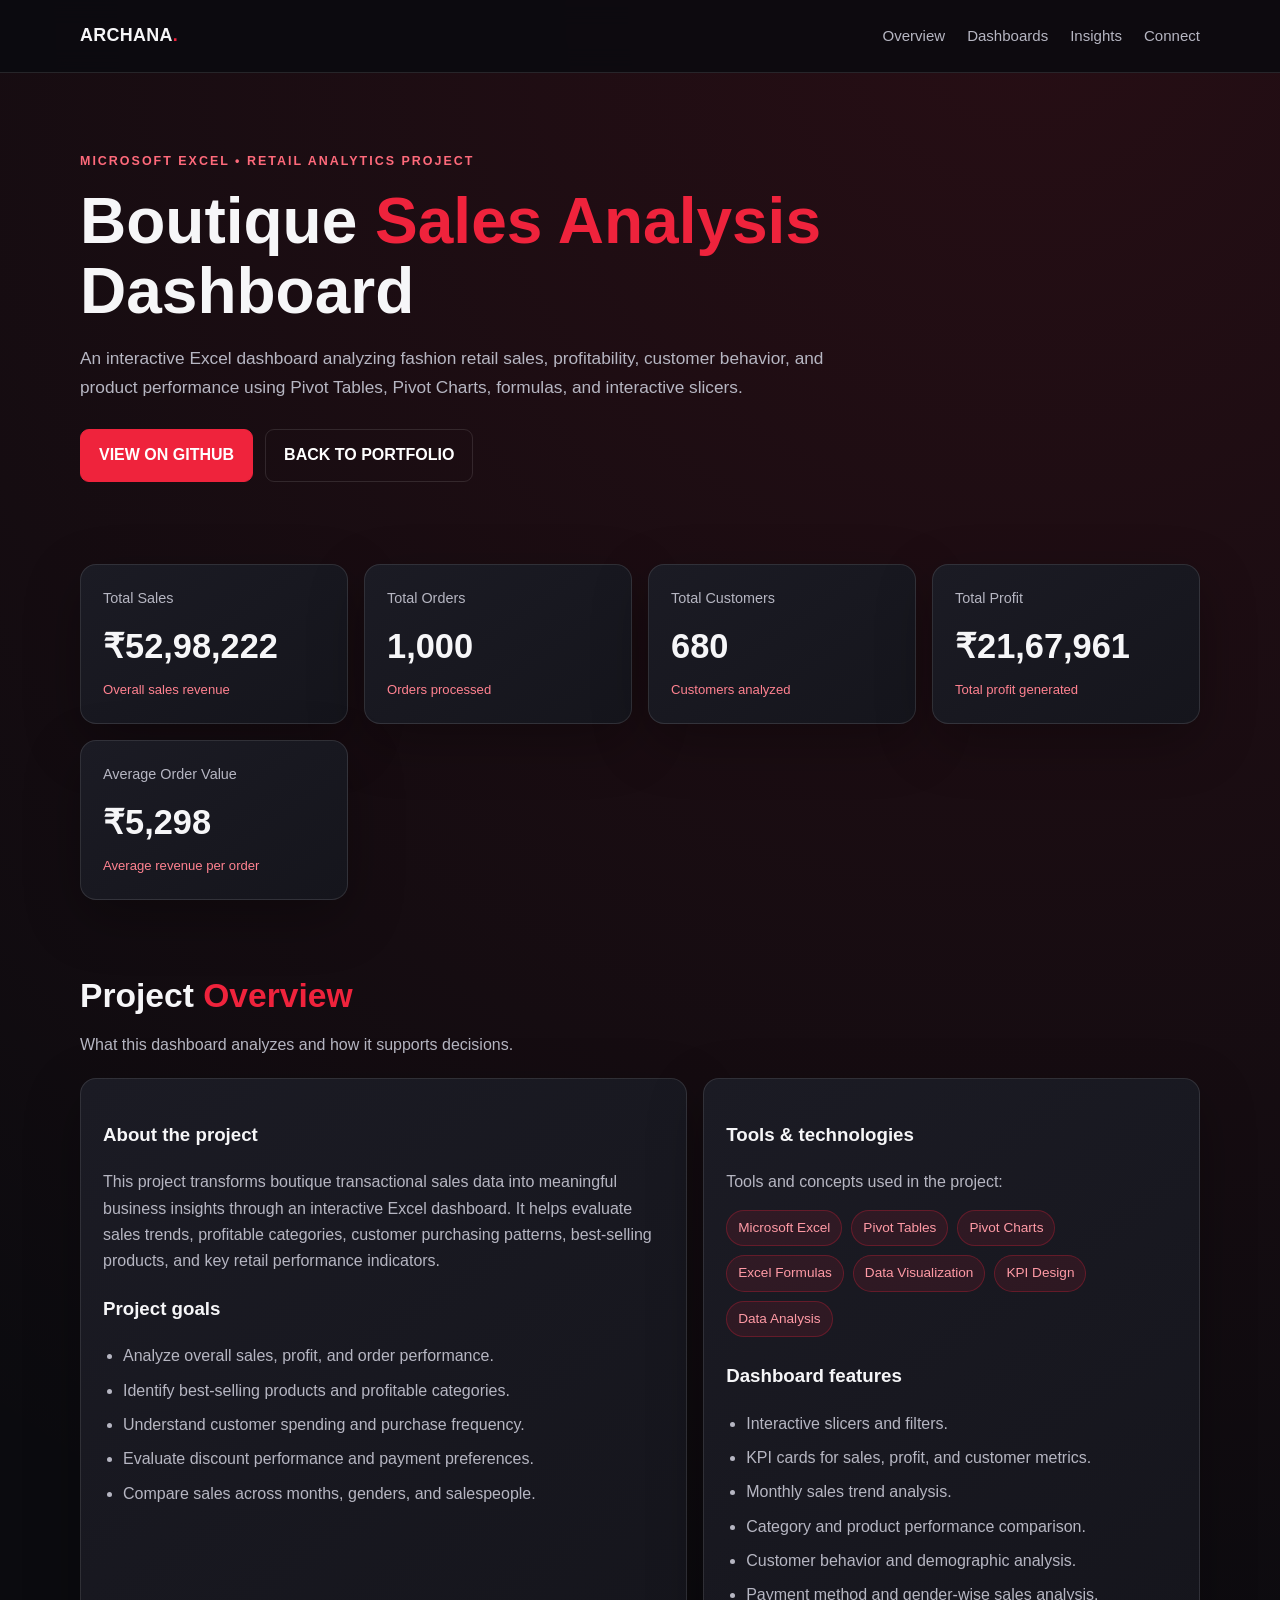
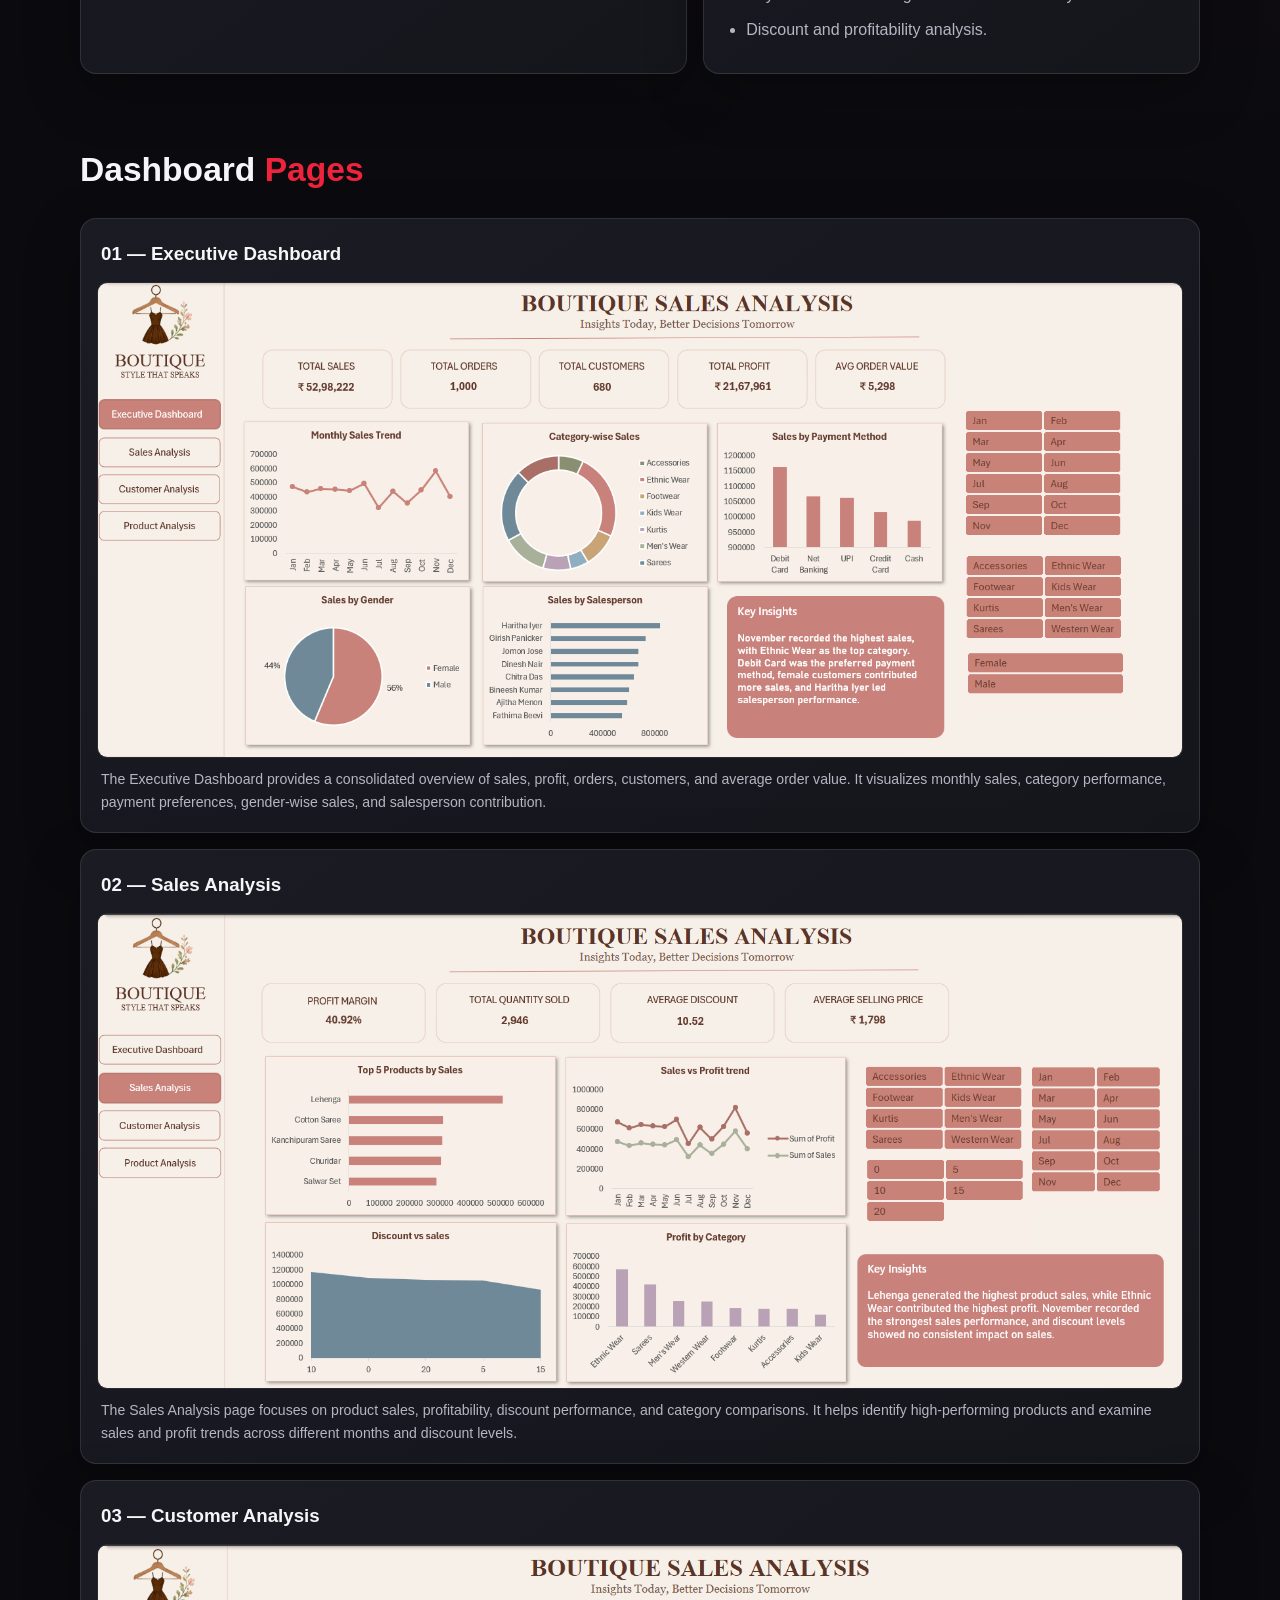
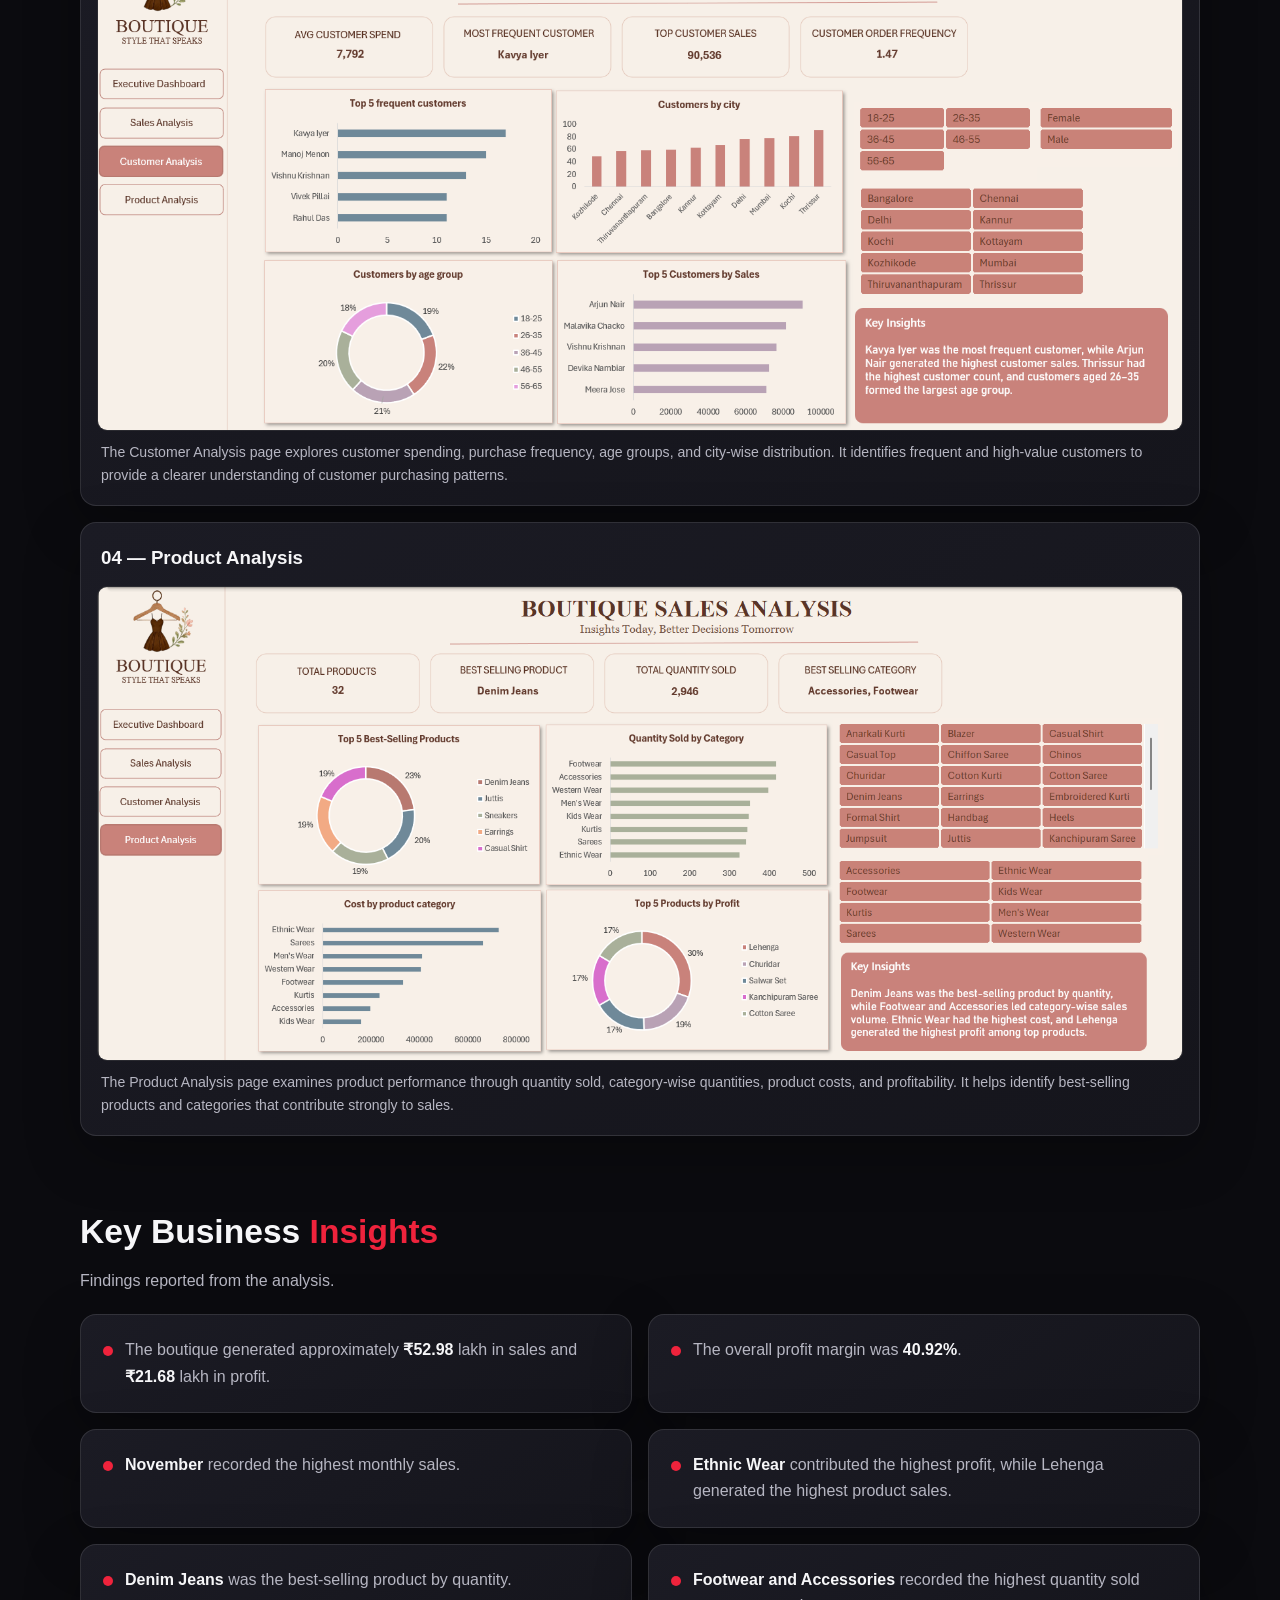
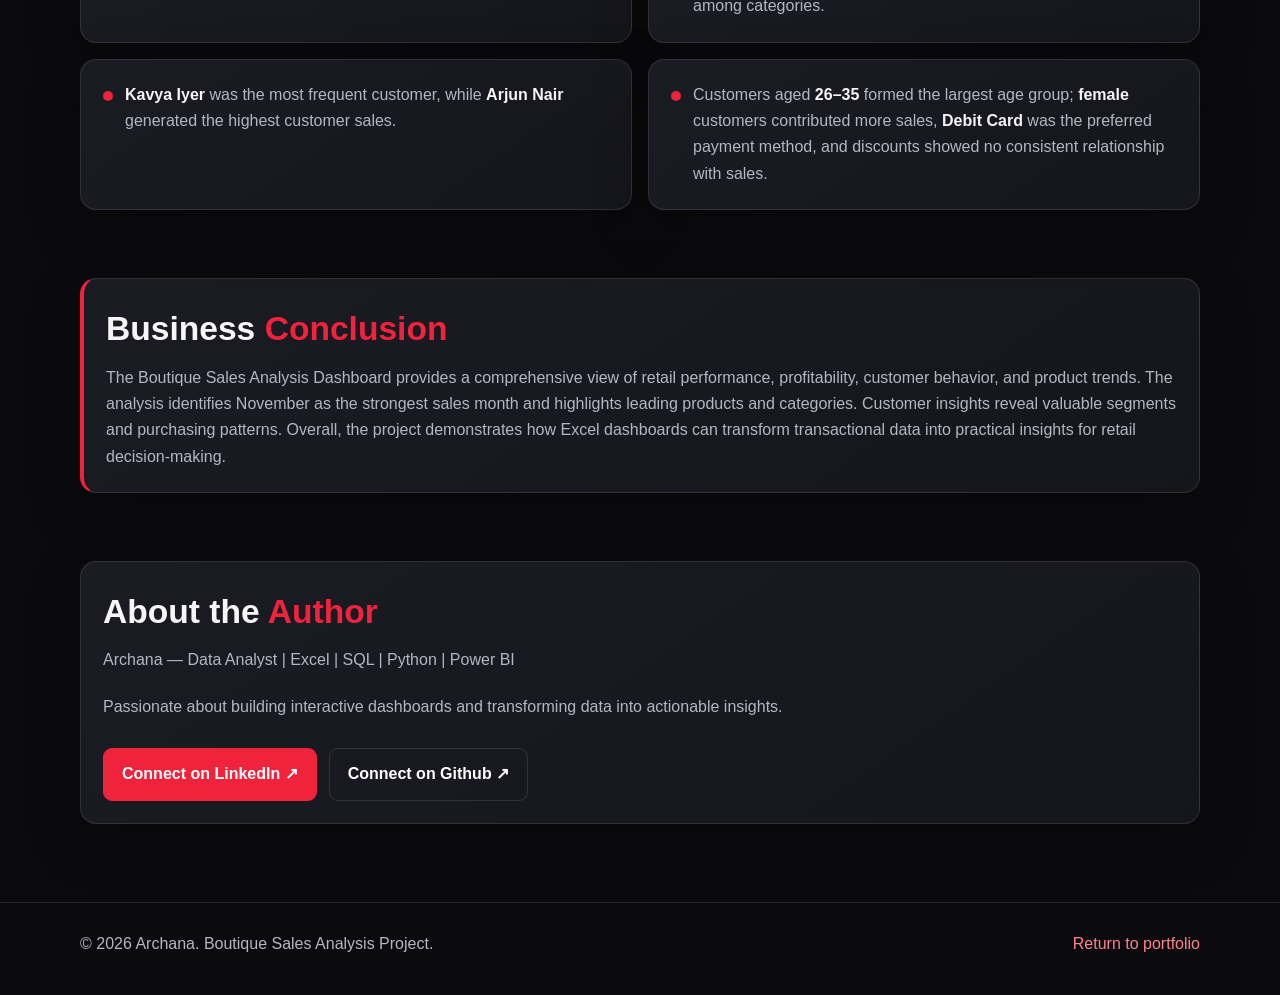
<file: boutique-project.html>
<!DOCTYPE html>
<html lang="en">
<head>
  <meta charset="UTF-8">
  <meta name="viewport" content="width=device-width, initial-scale=1.0">
  <meta name="description" content="Nykaa Sales Analysis Dashboard — a Power BI project by Archana.">
  <title>Boutique Sales Analysis | Archana</title>
  <style>
    :root {
      --bg: #0b0b0f;
      --panel: #15151c;
      --panel-2: #1b1b24;
      --text: #f6f6f8;
      --muted: #b6b6c2;
      --red: #ef233c;
      --red-dark: #b5162a;
      --border: rgba(255,255,255,.11);
      --shadow: 0 18px 55px rgba(0,0,0,.28);
    }
    * { box-sizing: border-box; }
    html { scroll-behavior: smooth; }
    body {
      margin: 0;
      font-family: Inter, Segoe UI, Arial, sans-serif;
      background: radial-gradient(circle at 80% 0%, rgba(239,35,60,.12), transparent 30%), var(--bg);
      color: var(--text);
      line-height: 1.65;
    }
    a { color: inherit; }
    .container { width: min(1120px, calc(100% - 40px)); margin: 0 auto; }
    header {
      border-bottom: 1px solid var(--border);
      background: rgba(11,11,15,.88);
      position: sticky; top: 0; z-index: 10;
      backdrop-filter: blur(12px);
    }
    .nav { min-height: 72px; display: flex; align-items: center; justify-content: space-between; gap: 20px; }
    .brand { text-decoration: none; font-size: 1.12rem; font-weight: 800; letter-spacing: .3px; }
    .brand span { color: var(--red); }
    .nav-links { display: flex; align-items: center; gap: 22px; }
    .nav-links a { color: var(--muted); text-decoration: none; font-size: .94rem; }
    .nav-links a:hover { color: white; }
    .hero { padding: 78px 0 48px; }
    .eyebrow { color: #ff6a7b; text-transform: uppercase; letter-spacing: 2px; font-size: .78rem; font-weight: 800; }
    h1 { font-size: clamp(2.25rem, 5vw, 4.1rem); line-height: 1.1; margin: 14px 0 18px; max-width: 850px; }
    h1 span, .accent { color: var(--red); }
    .lead { color: var(--muted); font-size: 1.08rem; max-width: 780px; }
    .actions { display: flex; flex-wrap: wrap; gap: 12px; margin-top: 28px; }
    .btn { display: inline-flex; justify-content: center; align-items: center; gap: 8px; padding: 12px 18px; border-radius: 9px; text-decoration: none; font-weight: 750; border: 1px solid var(--border); transition: transform .2s, background .2s; }
    .btn:hover { transform: translateY(-2px); }
    .btn-primary { background: var(--red); color: white; border-color: var(--red); }
    .btn-primary:hover { background: var(--red-dark); }
    .btn-secondary { background: transparent; color: white; }
    section { padding: 34px 0; }
    .section-head { margin-bottom: 20px; }
    h2 { margin: 0 0 8px; font-size: clamp(1.5rem, 3vw, 2.1rem); }
    .section-head p, .muted { color: var(--muted); margin: 0; }
    .grid { display: grid; gap: 16px; }
    .kpis { grid-template-columns: repeat(4, minmax(0, 1fr)); }
    .card { background: linear-gradient(145deg, var(--panel-2), var(--panel)); border: 1px solid var(--border); border-radius: 16px; padding: 22px; box-shadow: var(--shadow); }
    .kpi-label { color: var(--muted); font-size: .9rem; }
    .kpi-value { font-size: clamp(1.65rem, 3vw, 2.15rem); font-weight: 850; margin-top: 7px; }
    .kpi-note { color: #ff8290; font-size: .82rem; margin-top: 5px; }
    .two-col { grid-template-columns: 1.1fr .9fr; }
    .list { margin: 12px 0 0; padding-left: 20px; color: var(--muted); }
    .list li { margin: 8px 0; }
    .tags { display: flex; flex-wrap: wrap; gap: 9px; margin-top: 14px; }
    .tag { background: rgba(239,35,60,.1); color: #ff9aa5; border: 1px solid rgba(239,35,60,.28); border-radius: 999px; padding: 6px 11px; font-size: .85rem; }
    .dashboards { grid-template-columns: 1fr; }
    .dashboard-card { padding: 16px; overflow: hidden; }
    .dashboard-card h3 { margin: 4px 4px 12px; }
    .dashboard-card img { display: block; width: 100%; max-height: 650px; object-fit: contain; background: #101016; border: 1px solid var(--border); border-radius: 10px; }
    .image-caption { color: var(--muted); font-size: .88rem; margin: 10px 4px 2px; }
    .insights { grid-template-columns: repeat(2, minmax(0, 1fr)); }
    .insight { display: flex; gap: 12px; align-items: flex-start; }
    .bullet { flex: 0 0 10px; width: 10px; height: 10px; border-radius: 50%; background: var(--red); margin-top: 9px; }
    .insight p { margin: 0; color: var(--muted); }
    .insight strong { color: var(--text); }
    .conclusion { border-left: 4px solid var(--red); }
    footer { margin-top: 44px; border-top: 1px solid var(--border); padding: 28px 0 38px; color: var(--muted); }
    .footer-inner { display: flex; justify-content: space-between; gap: 18px; flex-wrap: wrap; }
    footer a { color: #ff8290; text-decoration: none; }
    @media (max-width: 800px) {
      .kpis { grid-template-columns: repeat(2, minmax(0, 1fr)); }
      .two-col { grid-template-columns: 1fr; }
      .nav { align-items: flex-start; padding: 16px 0; flex-direction: column; }
      .nav-links { gap: 15px; flex-wrap: wrap; }
    }
    @media (max-width: 520px) {
      .container { width: min(100% - 28px, 1120px); }
      .hero { padding-top: 52px; }
      .kpis, .insights { grid-template-columns: 1fr; }
      .card { padding: 18px; }
      .nav-links { font-size: .88rem; }
    }
  </style>
</head>
<body>
  <header>
    <div class="container nav">
      <a class="brand" href="">ARCHANA<span>.</span></a>
      <nav class="nav-links" aria-label="Main navigation">
        <a href="#overview">Overview</a>
        <a href="#dashboards">Dashboards</a>
        <a href="#insights">Insights</a>
        <a href="#contact">Connect</a>
      </nav>
    </div>
  </header>

  <main>
    <section class="hero container">
      <div class="eyebrow">Microsoft Excel • Retail Analytics Project</div>
      <h1>Boutique <span>Sales Analysis</span> Dashboard</h1>
      <p class="lead">An interactive Excel dashboard analyzing fashion retail sales, profitability, customer behavior, and product performance using Pivot Tables, Pivot Charts, formulas, and interactive slicers.</p>
      <div class="actions">
        <a class="btn btn-primary" href="https://github.com/archana501/Boutique-Sales-Analysis">VIEW ON GITHUB</a>
        <a class="btn btn-secondary" href="index.html#projects">BACK TO PORTFOLIO</a>
      </div>
    </section>

    <section class="container" aria-label="Key performance indicators">
      <div class="grid kpis">
        <article class="card"><div class="kpi-label">Total Sales</div><div class="kpi-value">₹52,98,222</div><div class="kpi-note">Overall sales revenue</div></article>
        <article class="card"><div class="kpi-label">Total Orders</div><div class="kpi-value">1,000</div><div class="kpi-note">Orders processed</div></article>
        <article class="card"><div class="kpi-label">Total Customers</div><div class="kpi-value">680</div><div class="kpi-note">Customers analyzed</div></article>
        <article class="card"><div class="kpi-label">Total Profit</div><div class="kpi-value">₹21,67,961</div><div class="kpi-note">Total profit generated</div></article>
        <article class="card"><div class="kpi-label">Average Order Value</div><div class="kpi-value">₹5,298</div><div class="kpi-note">Average revenue per order</div></article>

    </div>
    </section>

    <section class="container" id="overview">
      <div class="section-head"><h2>Project <span class="accent">Overview</span></h2><p>What this dashboard analyzes and how it supports decisions.</p></div>
      <div class="grid two-col">
        <article class="card">
          <h3>About the project</h3>
          <p class="muted">This project transforms boutique transactional sales data into meaningful business insights through an interactive Excel dashboard. It helps evaluate sales trends, profitable categories, customer purchasing patterns, best-selling products, and key retail performance indicators.</p>
          <h3>Project goals</h3>
          <ul class="list">
            <li>Analyze overall sales, profit, and order performance.</li>
            <li>Identify best-selling products and profitable categories.</li>
            <li>Understand customer spending and purchase frequency.</li>
            <li>Evaluate discount performance and payment preferences.</li>
            <li>Compare sales across months, genders, and salespeople.</li>
          </ul>
        </article>
        <article class="card">
          <h3>Tools & technologies</h3>
          <p class="muted">Tools and concepts used in the project:</p>
          <div class="tags">
            <span class="tag">Microsoft Excel</span><span class="tag">Pivot Tables</span><span class="tag">Pivot Charts</span>
            <span class="tag">Excel Formulas</span><span class="tag">Data Visualization</span>
            <span class="tag">KPI Design</span><span class="tag">Data Analysis</span>
            <!-- <span class="tag">Business Storytelling</span> -->
          </div>
          <h3 style="margin-top:24px">Dashboard features</h3>
          <ul class="list">
            <li>Interactive slicers and filters.</li>
            <li>KPI cards for sales, profit, and customer metrics.</li>
            <li>Monthly sales trend analysis.</li>
            <li>Category and product performance comparison.</li>
            <li>Customer behavior and demographic analysis.</li>
            <li>Payment method and gender-wise sales analysis.</li>
            <li>Discount and profitability analysis.</li>
          </ul>
        </article>
      </div>
    </section>

    <section class="container" id="dashboards">
      <div class="section-head"><h2>Dashboard <span class="accent">Pages</span></h2></div>
      <div class="grid dashboards">
        <article class="card dashboard-card">
          <h3>01 — Executive Dashboard</h3>
          <img src="assets/boti1.png" alt="Nykaa Sales and Product Analysis Power BI dashboard" loading="lazy">
          <p class="image-caption">The Executive Dashboard provides a consolidated overview of sales, profit, orders, customers, and average order value. It visualizes monthly sales, category performance, payment preferences, gender-wise sales, and salesperson contribution.
          </p>
        </article>
        <article class="card dashboard-card">
          <h3>02 — Sales Analysis</h3>
          <img src="assets/boti2.png" alt="Nykaa Profit and Return Insights Power BI dashboard" loading="lazy">
          <p class="image-caption">The Sales Analysis page focuses on product sales, profitability, discount performance, and category comparisons. It helps identify high-performing products and examine sales and profit trends across different months and discount levels.
          </p>
        </article>
        <article class="card dashboard-card">
          <h3>03 — Customer Analysis</h3>
          <img src="assets/boti3.png" alt="Nykaa Customer and Regional Insights Power BI dashboard" loading="lazy">
          <p class="image-caption">The Customer Analysis page explores customer spending, purchase frequency, age groups, and city-wise distribution. It identifies frequent and high-value customers to provide a clearer understanding of customer purchasing patterns.</p>
        </article>
        <article class="card dashboard-card">
          <h3>04 — Product Analysis</h3>
          <img src="assets/boti4.png" alt="Nykaa Customer and Regional Insights Power BI dashboard" loading="lazy">
          <p class="image-caption">The Product Analysis page examines product performance through quantity sold, category-wise quantities, product costs, and profitability. It helps identify best-selling products and categories that contribute strongly to sales.</p>
        </article>
      </div>
    </section>

    <section class="container" id="insights">
      <div class="section-head"><h2>Key Business <span class="accent">Insights</span></h2><p>Findings reported from the analysis.</p></div>
      <div class="grid insights">
        <article class="card insight"><span class="bullet"></span><p>The boutique generated approximately <strong>₹52.98</strong> lakh in sales and <strong>₹21.68</strong> lakh in profit.</p></article>
        <article class="card insight"><span class="bullet"></span><p>The overall profit margin was <strong>40.92%</strong>.</p></article>
        <article class="card insight"><span class="bullet"></span><p><strong>November </strong>recorded the highest monthly sales.</p></article>
        <article class="card insight"><span class="bullet"></span><p><strong>Ethnic Wear </strong>contributed the highest profit, while Lehenga generated the highest product sales.</p></article>
        <article class="card insight"><span class="bullet"></span><p><strong>Denim Jeans </strong>was the best-selling product by quantity.</p></article>
        <article class="card insight"><span class="bullet"></span><p><strong>Footwear and Accessories </strong>recorded the highest quantity sold among categories.</p></article>
        <article class="card insight"><span class="bullet"></span><p><strong>Kavya Iyer </strong>was the most frequent customer, while <strong>Arjun Nair</strong> generated the highest customer sales.</p></article>
        <article class="card insight"><span class="bullet"></span><p>Customers aged <strong>26–35</strong> formed the largest age group; <strong>female</strong> customers contributed more sales, <strong>Debit Card</strong> was the preferred payment method, and discounts showed no consistent relationship with sales.</p></article>
      </div>
    </section>

    <section class="container">
      <article class="card conclusion">
        <h2>Business <span class="accent">Conclusion</span></h2>
        <p class="muted">The Boutique Sales Analysis Dashboard provides a comprehensive view of retail performance, profitability, customer behavior, and product trends. The analysis identifies November as the strongest sales month and highlights leading products and categories. Customer insights reveal valuable segments and purchasing patterns. Overall, the project demonstrates how Excel dashboards can transform transactional data into practical insights for retail decision-making.</p>
      </article>
    </section>

    <section class="container" id="contact">
      <div class="card">
        <div class="section-head"><h2>About the <span class="accent">Author</span></h2><p>Archana — Data Analyst | Excel | SQL | Python | Power BI</p></div>
        <p class="muted">Passionate about building interactive dashboards and transforming data into actionable insights.</p>
        <div class="actions">
          <a class="btn btn-primary" href="https://www.linkedin.com/in/archana-ramesh-/" target="_blank" rel="noopener noreferrer">Connect on LinkedIn ↗</a>
          <a class="btn btn-secondary" href="https://github.com/archana501">Connect on Github ↗</a>
        </div>
      </div>
    </section>
  </main>

  <footer>
    <div class="container footer-inner">
      <span>© <span id="year"></span> Archana. Boutique Sales Analysis Project.</span>
      <a href="index.html#projects">Return to portfolio</a>
    </div>
  </footer>
  <script>
    document.getElementById("year").textContent = new Date().getFullYear();
  </script>
</body>
</html>
</file>
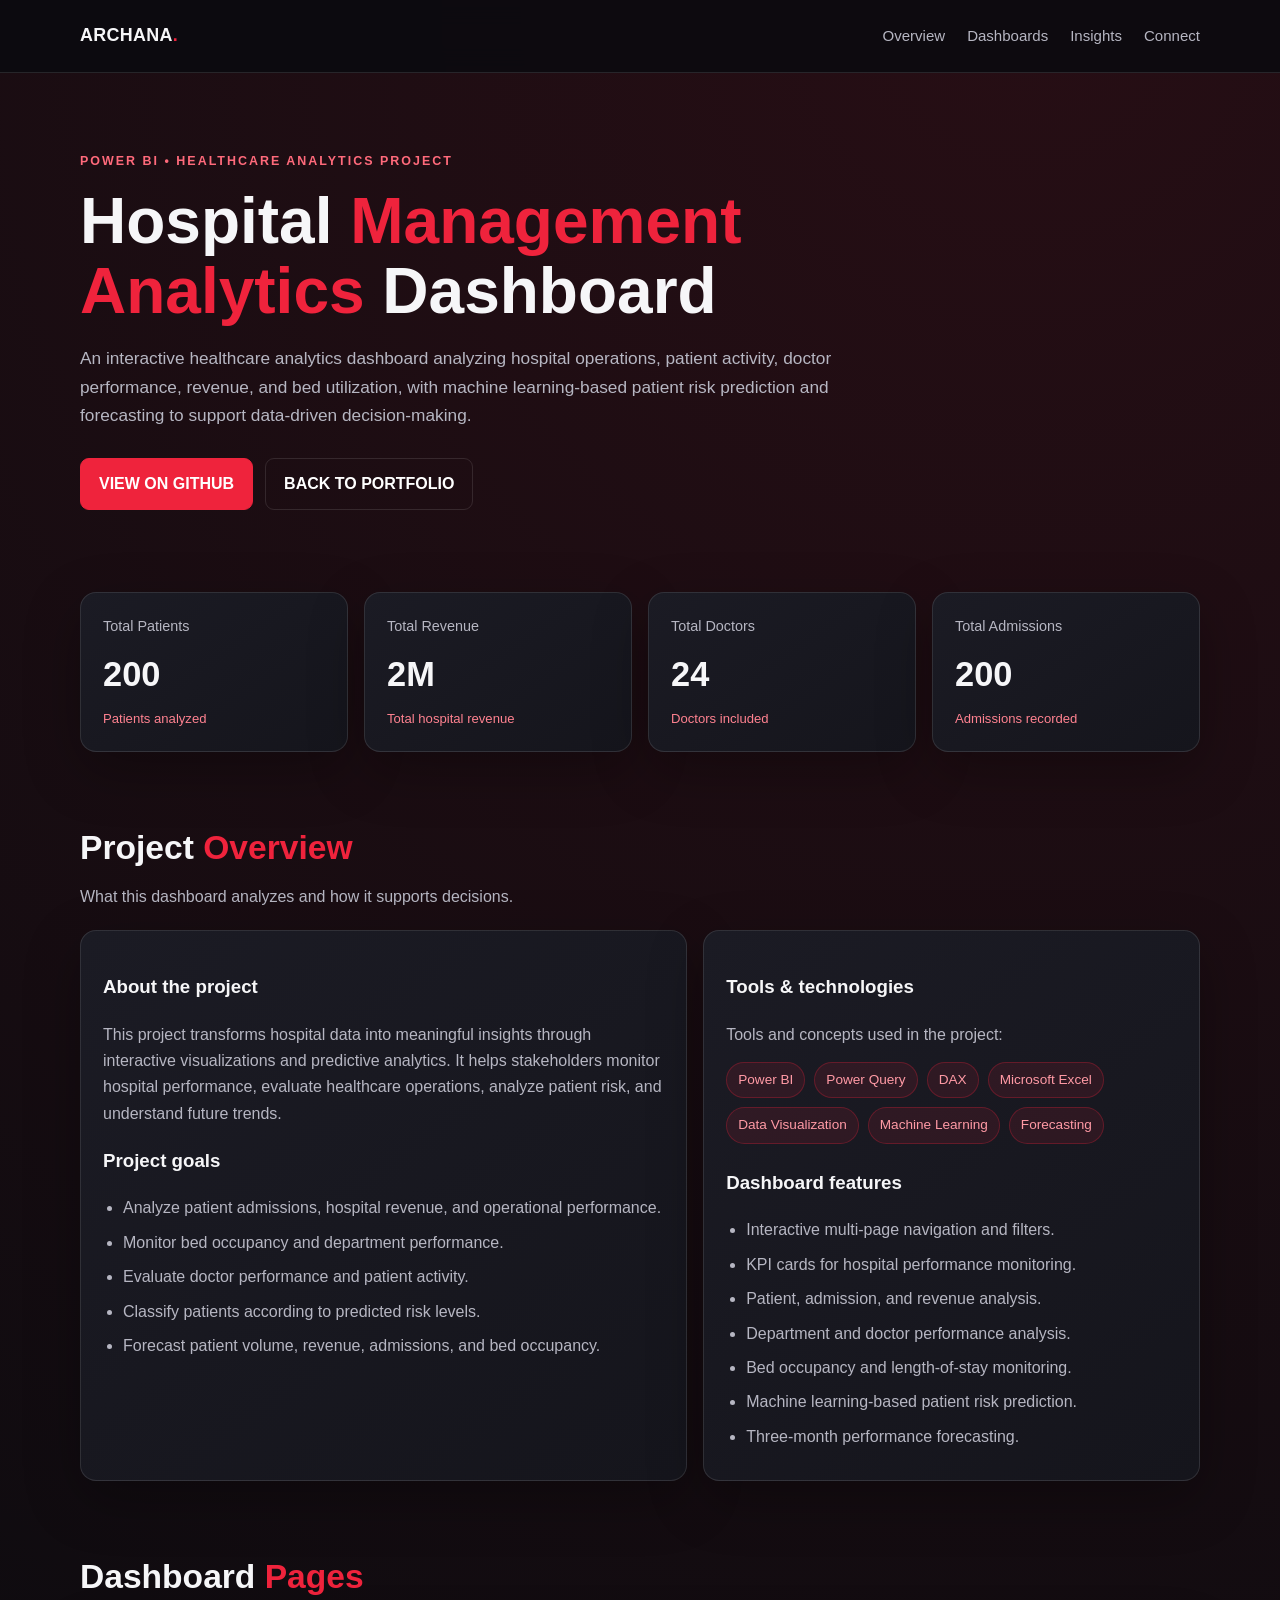
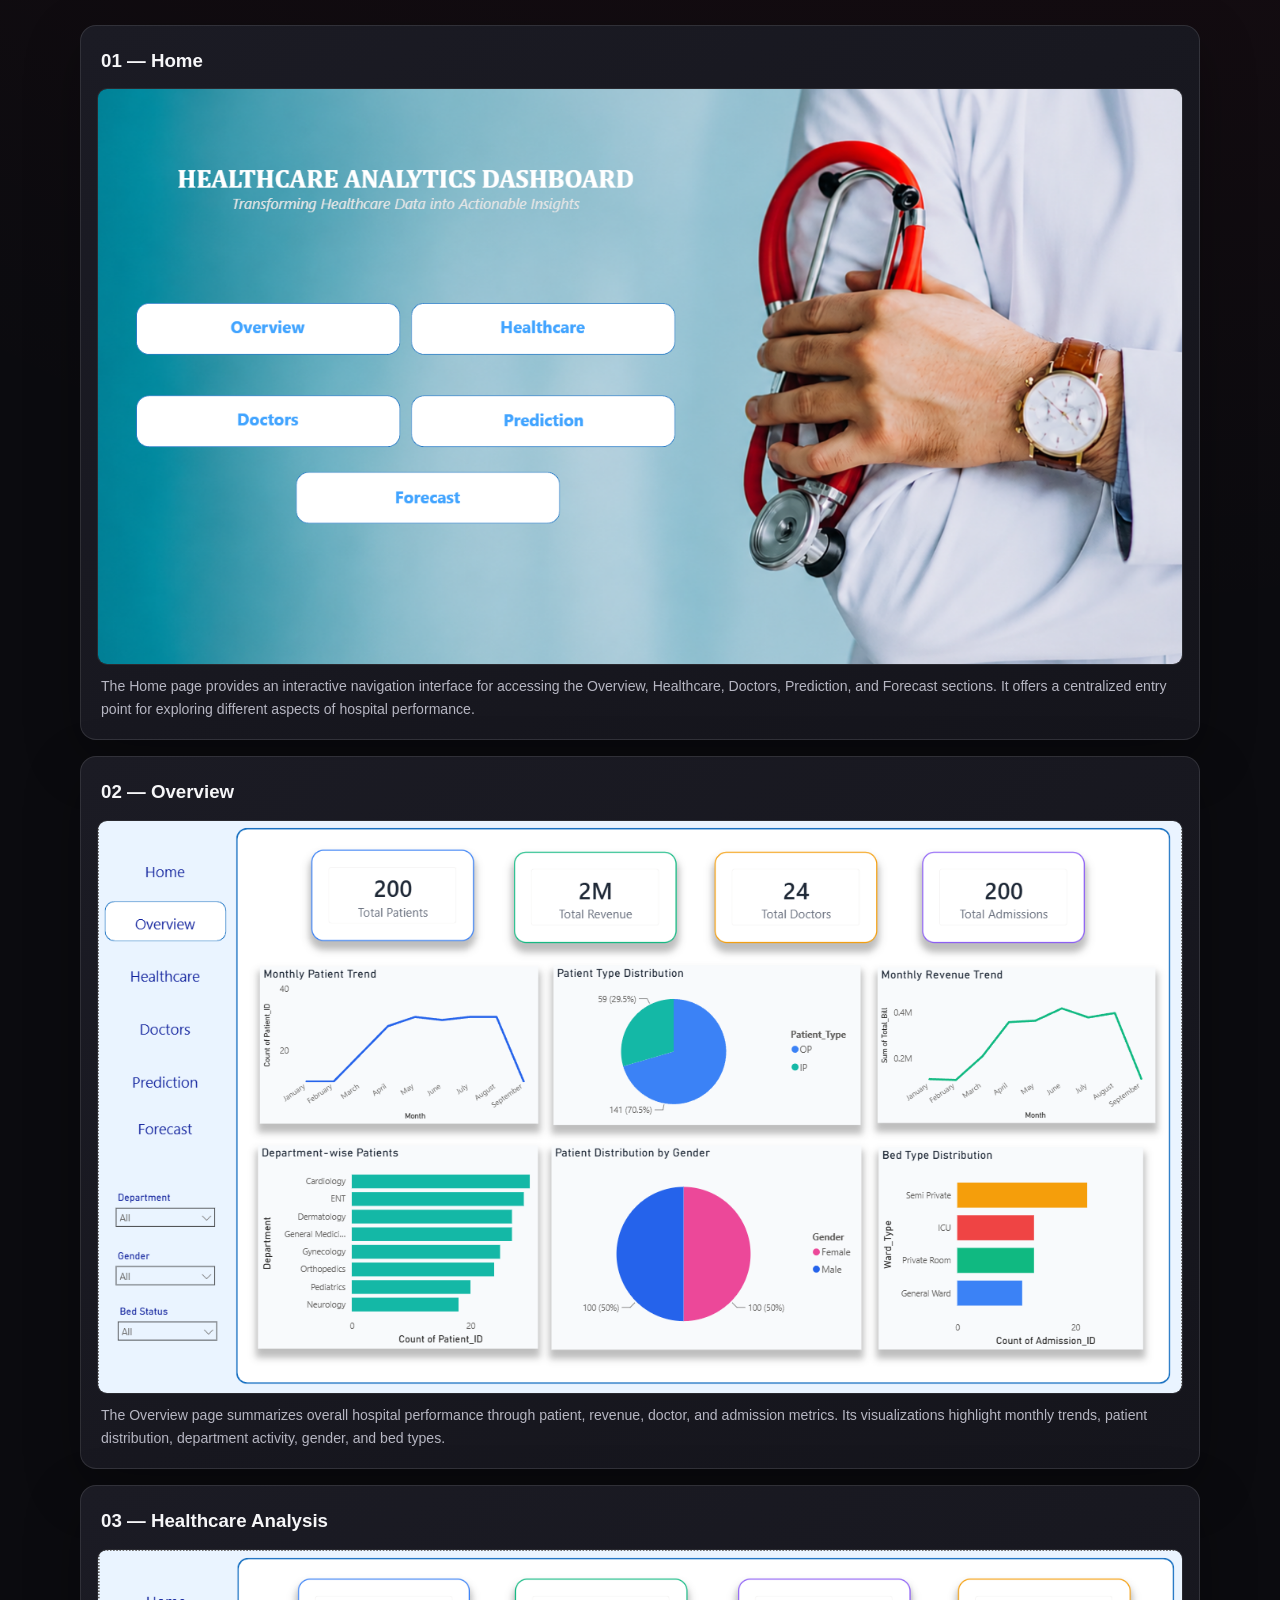
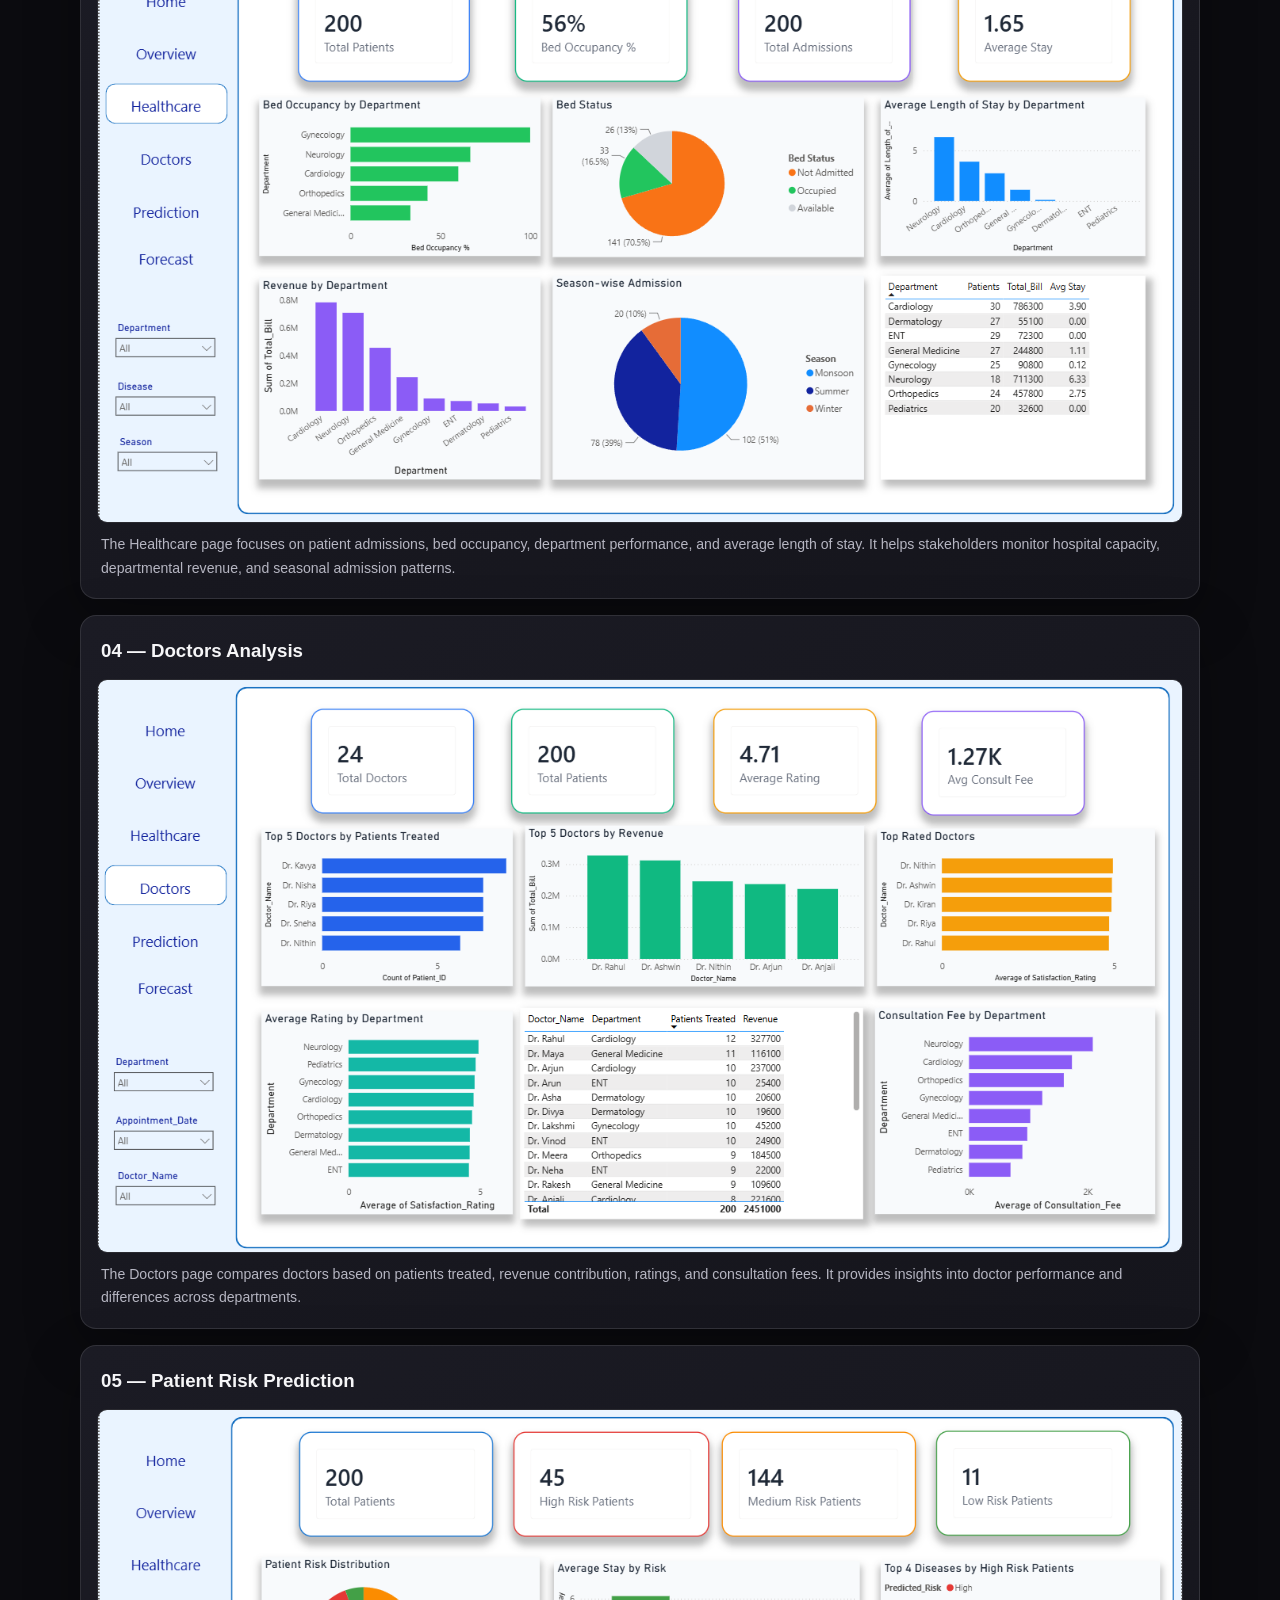
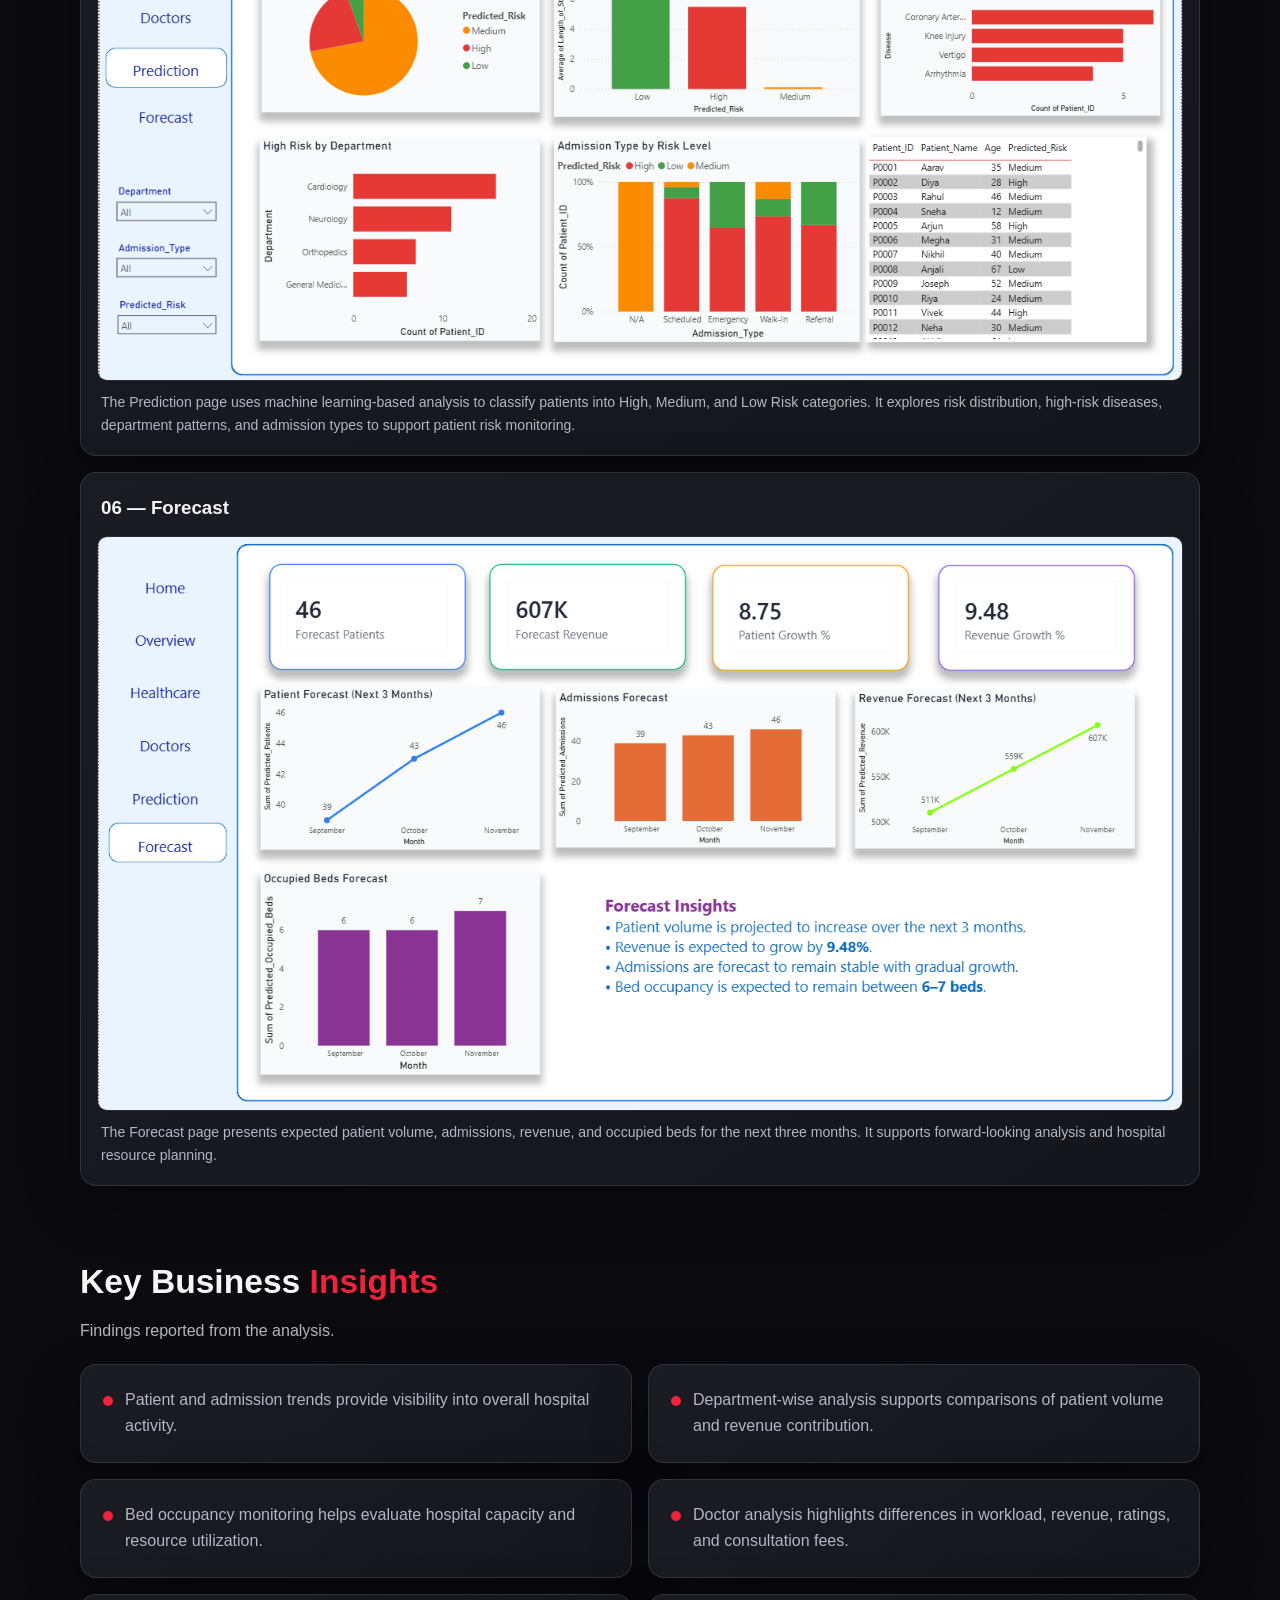
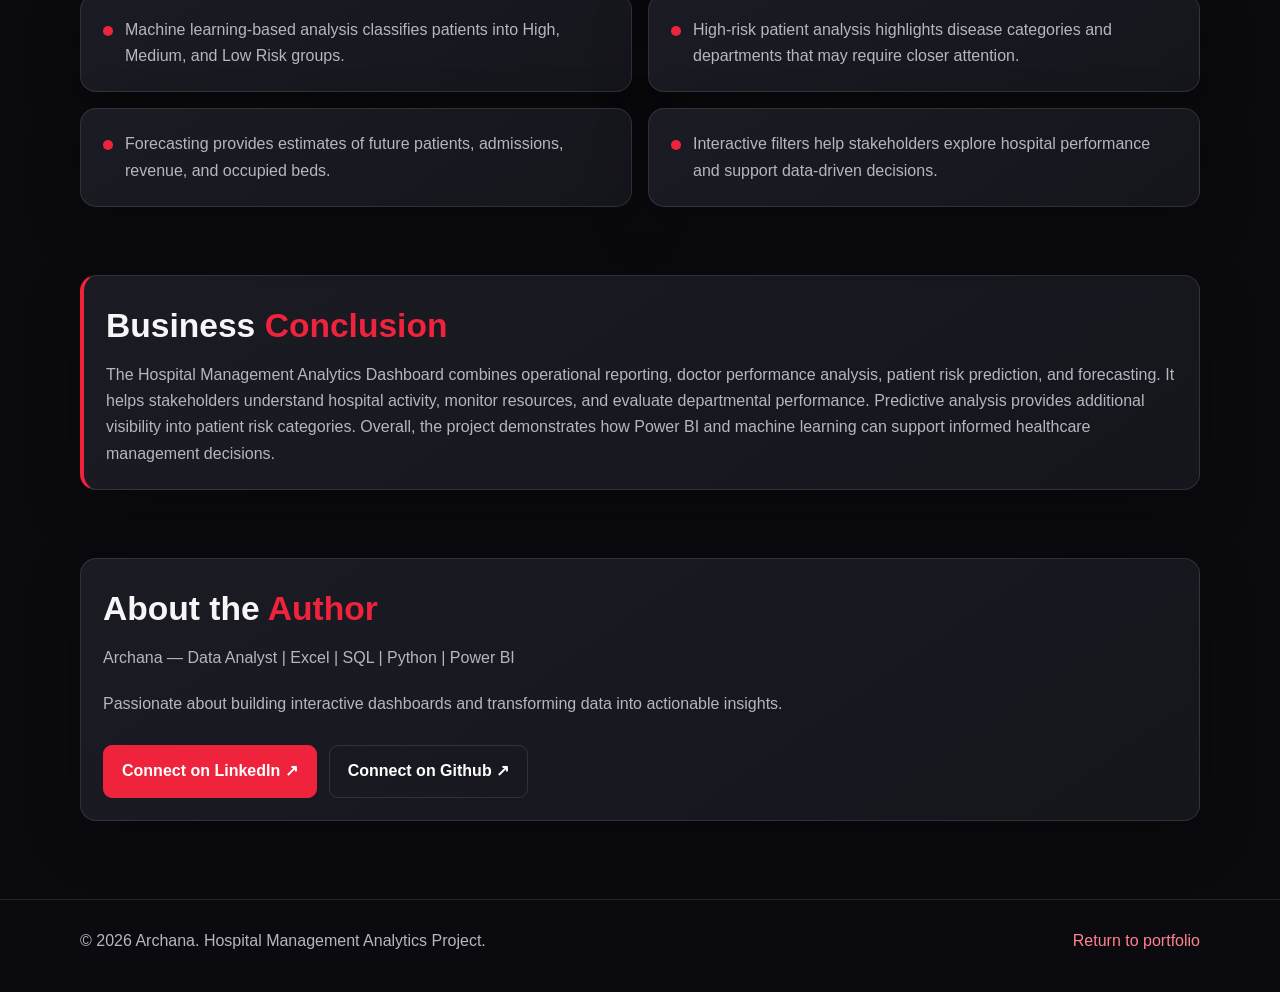
<file: hospita-project.html>
<!DOCTYPE html>
<html lang="en">
<head>
  <meta charset="UTF-8">
  <meta name="viewport" content="width=device-width, initial-scale=1.0">
  <meta name="description" content="Nykaa Sales Analysis Dashboard — a Power BI project by Archana.">
  <title>Hospital Management Analytics Dashboard | Archana</title>
  <style>
    :root {
      --bg: #0b0b0f;
      --panel: #15151c;
      --panel-2: #1b1b24;
      --text: #f6f6f8;
      --muted: #b6b6c2;
      --red: #ef233c;
      --red-dark: #b5162a;
      --border: rgba(255,255,255,.11);
      --shadow: 0 18px 55px rgba(0,0,0,.28);
    }
    * { box-sizing: border-box; }
    html { scroll-behavior: smooth; }
    body {
      margin: 0;
      font-family: Inter, Segoe UI, Arial, sans-serif;
      background: radial-gradient(circle at 80% 0%, rgba(239,35,60,.12), transparent 30%), var(--bg);
      color: var(--text);
      line-height: 1.65;
    }
    a { color: inherit; }
    .container { width: min(1120px, calc(100% - 40px)); margin: 0 auto; }
    header {
      border-bottom: 1px solid var(--border);
      background: rgba(11,11,15,.88);
      position: sticky; top: 0; z-index: 10;
      backdrop-filter: blur(12px);
    }
    .nav { min-height: 72px; display: flex; align-items: center; justify-content: space-between; gap: 20px; }
    .brand { text-decoration: none; font-size: 1.12rem; font-weight: 800; letter-spacing: .3px; }
    .brand span { color: var(--red); }
    .nav-links { display: flex; align-items: center; gap: 22px; }
    .nav-links a { color: var(--muted); text-decoration: none; font-size: .94rem; }
    .nav-links a:hover { color: white; }
    .hero { padding: 78px 0 48px; }
    .eyebrow { color: #ff6a7b; text-transform: uppercase; letter-spacing: 2px; font-size: .78rem; font-weight: 800; }
    h1 { font-size: clamp(2.25rem, 5vw, 4.1rem); line-height: 1.1; margin: 14px 0 18px; max-width: 850px; }
    h1 span, .accent { color: var(--red); }
    .lead { color: var(--muted); font-size: 1.08rem; max-width: 780px; }
    .actions { display: flex; flex-wrap: wrap; gap: 12px; margin-top: 28px; }
    .btn { display: inline-flex; justify-content: center; align-items: center; gap: 8px; padding: 12px 18px; border-radius: 9px; text-decoration: none; font-weight: 750; border: 1px solid var(--border); transition: transform .2s, background .2s; }
    .btn:hover { transform: translateY(-2px); }
    .btn-primary { background: var(--red); color: white; border-color: var(--red); }
    .btn-primary:hover { background: var(--red-dark); }
    .btn-secondary { background: transparent; color: white; }
    section { padding: 34px 0; }
    .section-head { margin-bottom: 20px; }
    h2 { margin: 0 0 8px; font-size: clamp(1.5rem, 3vw, 2.1rem); }
    .section-head p, .muted { color: var(--muted); margin: 0; }
    .grid { display: grid; gap: 16px; }
    .kpis { grid-template-columns: repeat(4, minmax(0, 1fr)); }
    .card { background: linear-gradient(145deg, var(--panel-2), var(--panel)); border: 1px solid var(--border); border-radius: 16px; padding: 22px; box-shadow: var(--shadow); }
    .kpi-label { color: var(--muted); font-size: .9rem; }
    .kpi-value { font-size: clamp(1.65rem, 3vw, 2.15rem); font-weight: 850; margin-top: 7px; }
    .kpi-note { color: #ff8290; font-size: .82rem; margin-top: 5px; }
    .two-col { grid-template-columns: 1.1fr .9fr; }
    .list { margin: 12px 0 0; padding-left: 20px; color: var(--muted); }
    .list li { margin: 8px 0; }
    .tags { display: flex; flex-wrap: wrap; gap: 9px; margin-top: 14px; }
    .tag { background: rgba(239,35,60,.1); color: #ff9aa5; border: 1px solid rgba(239,35,60,.28); border-radius: 999px; padding: 6px 11px; font-size: .85rem; }
    .dashboards { grid-template-columns: 1fr; }
    .dashboard-card { padding: 16px; overflow: hidden; }
    .dashboard-card h3 { margin: 4px 4px 12px; }
    .dashboard-card img { display: block; width: 100%; max-height: 650px; object-fit: contain; background: #101016; border: 1px solid var(--border); border-radius: 10px; }
    .image-caption { color: var(--muted); font-size: .88rem; margin: 10px 4px 2px; }
    .insights { grid-template-columns: repeat(2, minmax(0, 1fr)); }
    .insight { display: flex; gap: 12px; align-items: flex-start; }
    .bullet { flex: 0 0 10px; width: 10px; height: 10px; border-radius: 50%; background: var(--red); margin-top: 9px; }
    .insight p { margin: 0; color: var(--muted); }
    .insight strong { color: var(--text); }
    .conclusion { border-left: 4px solid var(--red); }
    footer { margin-top: 44px; border-top: 1px solid var(--border); padding: 28px 0 38px; color: var(--muted); }
    .footer-inner { display: flex; justify-content: space-between; gap: 18px; flex-wrap: wrap; }
    footer a { color: #ff8290; text-decoration: none; }
    @media (max-width: 800px) {
      .kpis { grid-template-columns: repeat(2, minmax(0, 1fr)); }
      .two-col { grid-template-columns: 1fr; }
      .nav { align-items: flex-start; padding: 16px 0; flex-direction: column; }
      .nav-links { gap: 15px; flex-wrap: wrap; }
    }
    @media (max-width: 520px) {
      .container { width: min(100% - 28px, 1120px); }
      .hero { padding-top: 52px; }
      .kpis, .insights { grid-template-columns: 1fr; }
      .card { padding: 18px; }
      .nav-links { font-size: .88rem; }
    }
  </style>
</head>
<body>
  <header>
    <div class="container nav">
      <a class="brand" href="">ARCHANA<span>.</span></a>
      <nav class="nav-links" aria-label="Main navigation">
        <a href="#overview">Overview</a>
        <a href="#dashboards">Dashboards</a>
        <a href="#insights">Insights</a>
        <a href="#contact">Connect</a>
      </nav>
    </div>
  </header>

  <main>
    <section class="hero container">
      <div class="eyebrow">Power BI • Healthcare Analytics Project</div>
      <h1>Hospital <span>Management Analytics</span> Dashboard</h1>
      <p class="lead">An interactive healthcare analytics dashboard analyzing hospital operations, patient activity, doctor performance, revenue, and bed utilization, with machine learning-based patient risk prediction and forecasting to support data-driven decision-making.</p>
      <div class="actions">
        <a class="btn btn-primary" href="https://github.com/archana501/Hospital-Management-Analytics-Dashboard">VIEW ON GITHUB</a>
        <a class="btn btn-secondary" href="index.html#projects">BACK TO PORTFOLIO</a>
      </div>
    </section>

    <section class="container" aria-label="Key performance indicators">
      <div class="grid kpis">
        <article class="card"><div class="kpi-label">Total Patients</div><div class="kpi-value">200</div><div class="kpi-note">Patients analyzed</div></article>
        <article class="card"><div class="kpi-label">Total Revenue</div><div class="kpi-value">2M</div><div class="kpi-note">Total hospital revenue</div></article>
        <article class="card"><div class="kpi-label">Total Doctors</div><div class="kpi-value">24</div><div class="kpi-note">Doctors included</div></article>
        <article class="card"><div class="kpi-label">Total Admissions</div><div class="kpi-value">200</div><div class="kpi-note">Admissions recorded</div></article>
      </div>
    </section>

    <section class="container" id="overview">
      <div class="section-head"><h2>Project <span class="accent">Overview</span></h2><p>What this dashboard analyzes and how it supports decisions.</p></div>
      <div class="grid two-col">
        <article class="card">
          <h3>About the project</h3>
          <p class="muted">This project transforms hospital data into meaningful insights through interactive visualizations and predictive analytics. It helps stakeholders monitor hospital performance, evaluate healthcare operations, analyze patient risk, and understand future trends.</p>
          <h3>Project goals</h3>
          <ul class="list">
            <li>Analyze patient admissions, hospital revenue, and operational performance.</li>
            <li>Monitor bed occupancy and department performance.</li>
            <li>Evaluate doctor performance and patient activity.</li>
            <li>Classify patients according to predicted risk levels.</li>
            <li>Forecast patient volume, revenue, admissions, and bed occupancy.</li>
          </ul>
        </article>
        <article class="card">
          <h3>Tools & technologies</h3>
          <p class="muted">Tools and concepts used in the project:</p>
          <div class="tags">
            <span class="tag">Power BI</span><span class="tag">Power Query</span><span class="tag">DAX</span>
            <span class="tag">Microsoft Excel</span><span class="tag">Data Visualization</span>
            <span class="tag">Machine Learning</span><span class="tag">Forecasting</span>
            <!-- <span class="tag">Business Storytelling</span> -->
          </div>
          <h3 style="margin-top:24px">Dashboard features</h3>
          <ul class="list">
            <li>Interactive multi-page navigation and filters.</li>
            <li>KPI cards for hospital performance monitoring.</li>
            <li>Patient, admission, and revenue analysis.</li>
            <li>Department and doctor performance analysis.</li>
            <li>Bed occupancy and length-of-stay monitoring.</li>
            <li>Machine learning-based patient risk prediction.</li>
            <li>Three-month performance forecasting.</li>
          </ul>
        </article>
      </div>
    </section>

    <section class="container" id="dashboards">
      <div class="section-head"><h2>Dashboard <span class="accent">Pages</span></h2> </div>
      <div class="grid dashboards">
        <article class="card dashboard-card">
          <h3>01 — Home</h3>
          <img src="assets/hos1.png" alt="Hospital Management Analytics Power BI dashboard" loading="lazy">
          <p class="image-caption">The Home page provides an interactive navigation interface for accessing the Overview, Healthcare, Doctors, Prediction, and Forecast sections. It offers a centralized entry point for exploring different aspects of hospital performance.
          </p>
        </article>
        <article class="card dashboard-card">
          <h3>02 — Overview</h3>
          <img src="assets/hos2.png" alt="Hospital Management Analytics Power BI dashboard" loading="lazy">
          <p class="image-caption">The Overview page summarizes overall hospital performance through patient, revenue, doctor, and admission metrics. Its visualizations highlight monthly trends, patient distribution, department activity, gender, and bed types.
          </p>
        </article>
        <article class="card dashboard-card">
          <h3>03 — Healthcare Analysis</h3>
          <img src="assets/hos3.png" alt="Hospital Management Analytics Power BI dashboard" loading="lazy">
          <p class="image-caption">The Healthcare page focuses on patient admissions, bed occupancy, department performance, and average length of stay. It helps stakeholders monitor hospital capacity, departmental revenue, and seasonal admission patterns.</p>
        </article>
        <article class="card dashboard-card">
          <h3>04 — Doctors Analysis</h3>
          <img src="assets/hos4.png" alt="Hospital Management Analytics Power BI dashboard" loading="lazy">
          <p class="image-caption">The Doctors page compares doctors based on patients treated, revenue contribution, ratings, and consultation fees. It provides insights into doctor performance and differences across departments.</p>
        </article>
        <article class="card dashboard-card">
          <h3>05 — Patient Risk Prediction</h3>
          <img src="assets/hos5.png" alt="Hospital Management Analytics Power BI dashboard" loading="lazy">
          <p class="image-caption">The Prediction page uses machine learning-based analysis to classify patients into High, Medium, and Low Risk categories. It explores risk distribution, high-risk diseases, department patterns, and admission types to support patient risk monitoring.</p>
        </article>
        <article class="card dashboard-card">
          <h3>06 — Forecast</h3>
          <img src="assets/hos6.png" alt="Hospital Management Analytics Power BI dashboard" loading="lazy">
          <p class="image-caption">The Forecast page presents expected patient volume, admissions, revenue, and occupied beds for the next three months. It supports forward-looking analysis and hospital resource planning.</p>
        </article>
      </div>
    </section>

    <section class="container" id="insights">
      <div class="section-head"><h2>Key Business <span class="accent">Insights</span></h2><p>Findings reported from the analysis.</p></div>
      <div class="grid insights">
        <article class="card insight"><span class="bullet"></span><p>Patient and admission trends provide visibility into overall hospital activity.</p></article>
        <article class="card insight"><span class="bullet"></span><p>Department-wise analysis supports comparisons of patient volume and revenue contribution.</p></article>
        <article class="card insight"><span class="bullet"></span><p>Bed occupancy monitoring helps evaluate hospital capacity and resource utilization.</p></article>
        <article class="card insight"><span class="bullet"></span><p>Doctor analysis highlights differences in workload, revenue, ratings, and consultation fees.</p></article>
        <article class="card insight"><span class="bullet"></span><p>Machine learning-based analysis classifies patients into High, Medium, and Low Risk groups.</p></article>
        <article class="card insight"><span class="bullet"></span><p>High-risk patient analysis highlights disease categories and departments that may require closer attention.</p></article>
        <article class="card insight"><span class="bullet"></span><p>Forecasting provides estimates of future patients, admissions, revenue, and occupied beds.</p></article>
        <article class="card insight"><span class="bullet"></span><p>Interactive filters help stakeholders explore hospital performance and support data-driven decisions.</p></article>
      </div>
    </section>

    <section class="container">
      <article class="card conclusion">
        <h2>Business <span class="accent">Conclusion</span></h2>
        <p class="muted">The Hospital Management Analytics Dashboard combines operational reporting, doctor performance analysis, patient risk prediction, and forecasting. It helps stakeholders understand hospital activity, monitor resources, and evaluate departmental performance. Predictive analysis provides additional visibility into patient risk categories. Overall, the project demonstrates how Power BI and machine learning can support informed healthcare management decisions.</p>
      </article>
    </section>

    <section class="container" id="contact">
      <div class="card">
        <div class="section-head"><h2>About the <span class="accent">Author</span></h2><p>Archana — Data Analyst | Excel | SQL | Python | Power BI</p></div>
        <p class="muted">Passionate about building interactive dashboards and transforming data into actionable insights.</p>
        <div class="actions">
          <a class="btn btn-primary" href="https://www.linkedin.com/in/archana-ramesh-/" target="_blank" rel="noopener noreferrer">Connect on LinkedIn ↗</a>
          <a class="btn btn-secondary" href="https://github.com/archana501">Connect on Github ↗</a>
        </div>
      </div>
    </section>
  </main>

  <footer>
    <div class="container footer-inner">
      <span>© <span id="year"></span> Archana. Hospital Management Analytics Project.</span>
      <a href="index.html#projects">Return to portfolio</a>
    </div>
  </footer>
  <script>
    document.getElementById("year").textContent = new Date().getFullYear();
  </script>
</body>
</html>
</file>
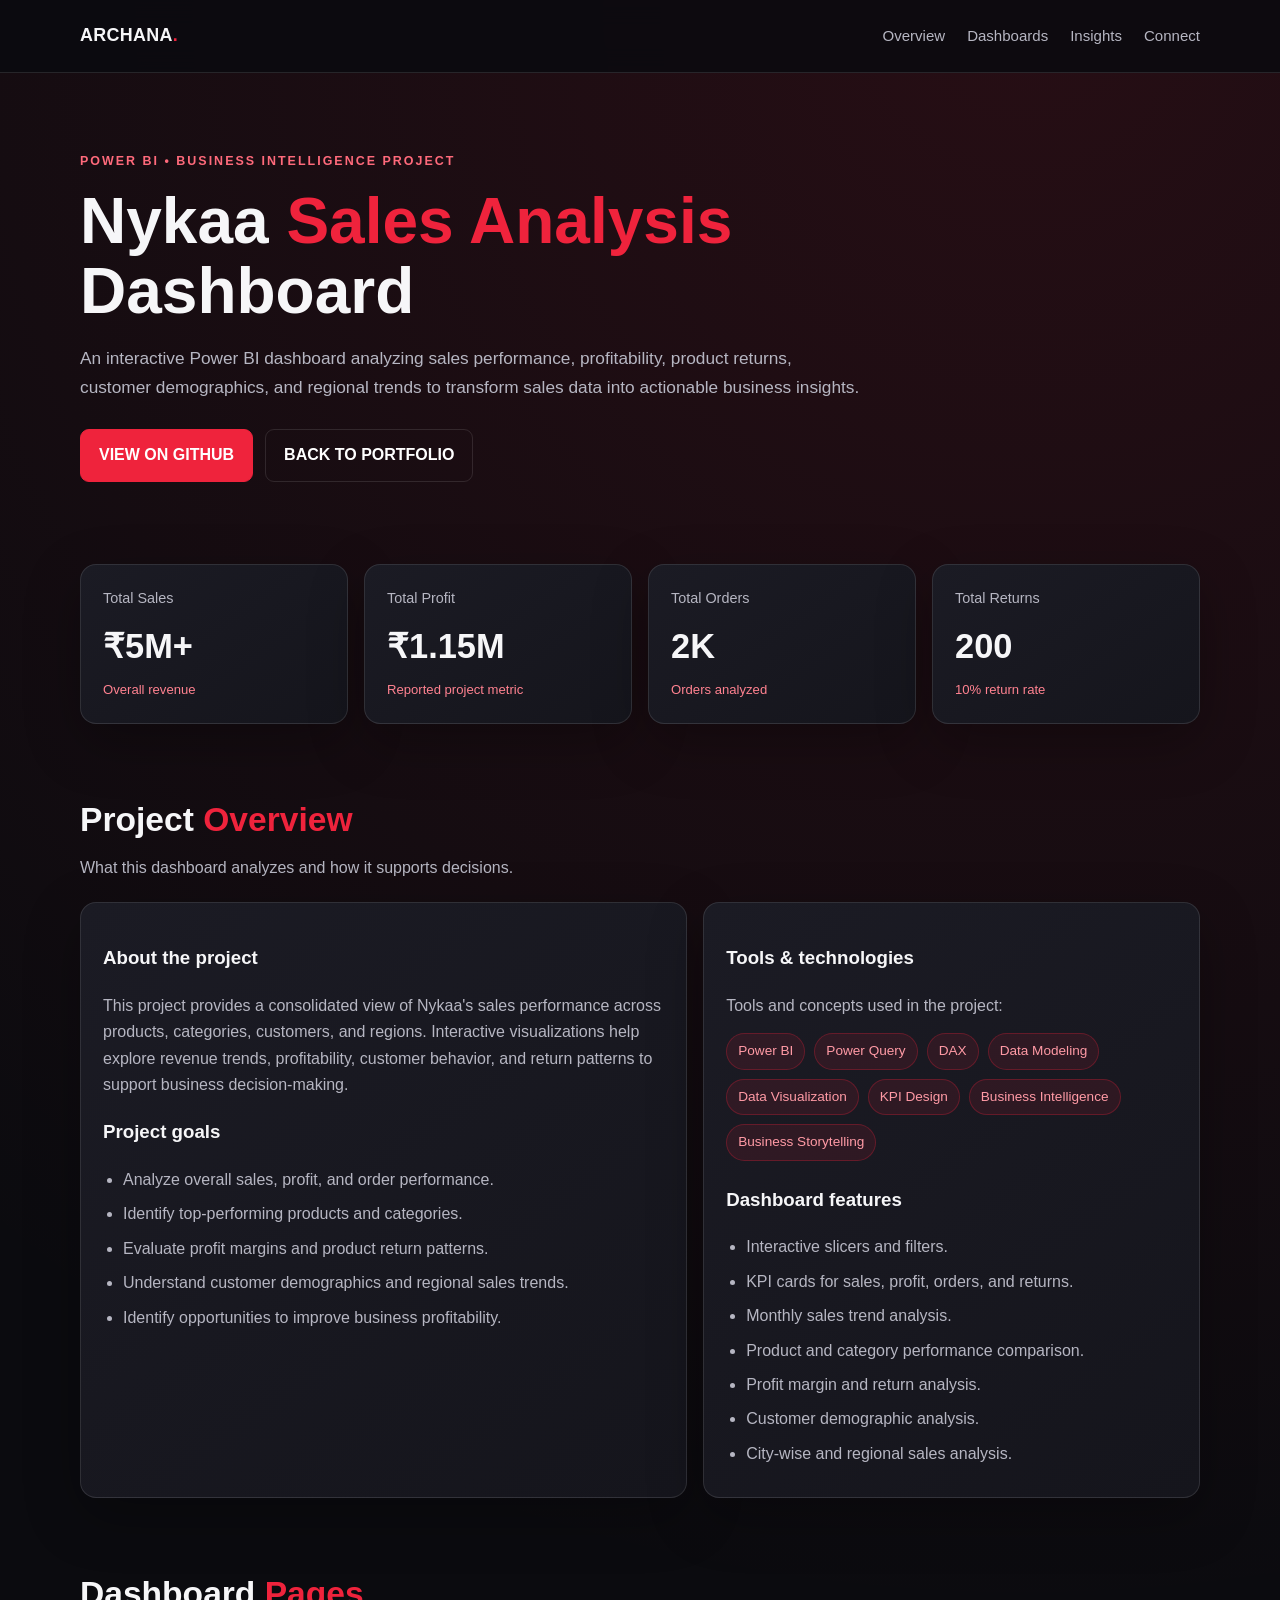
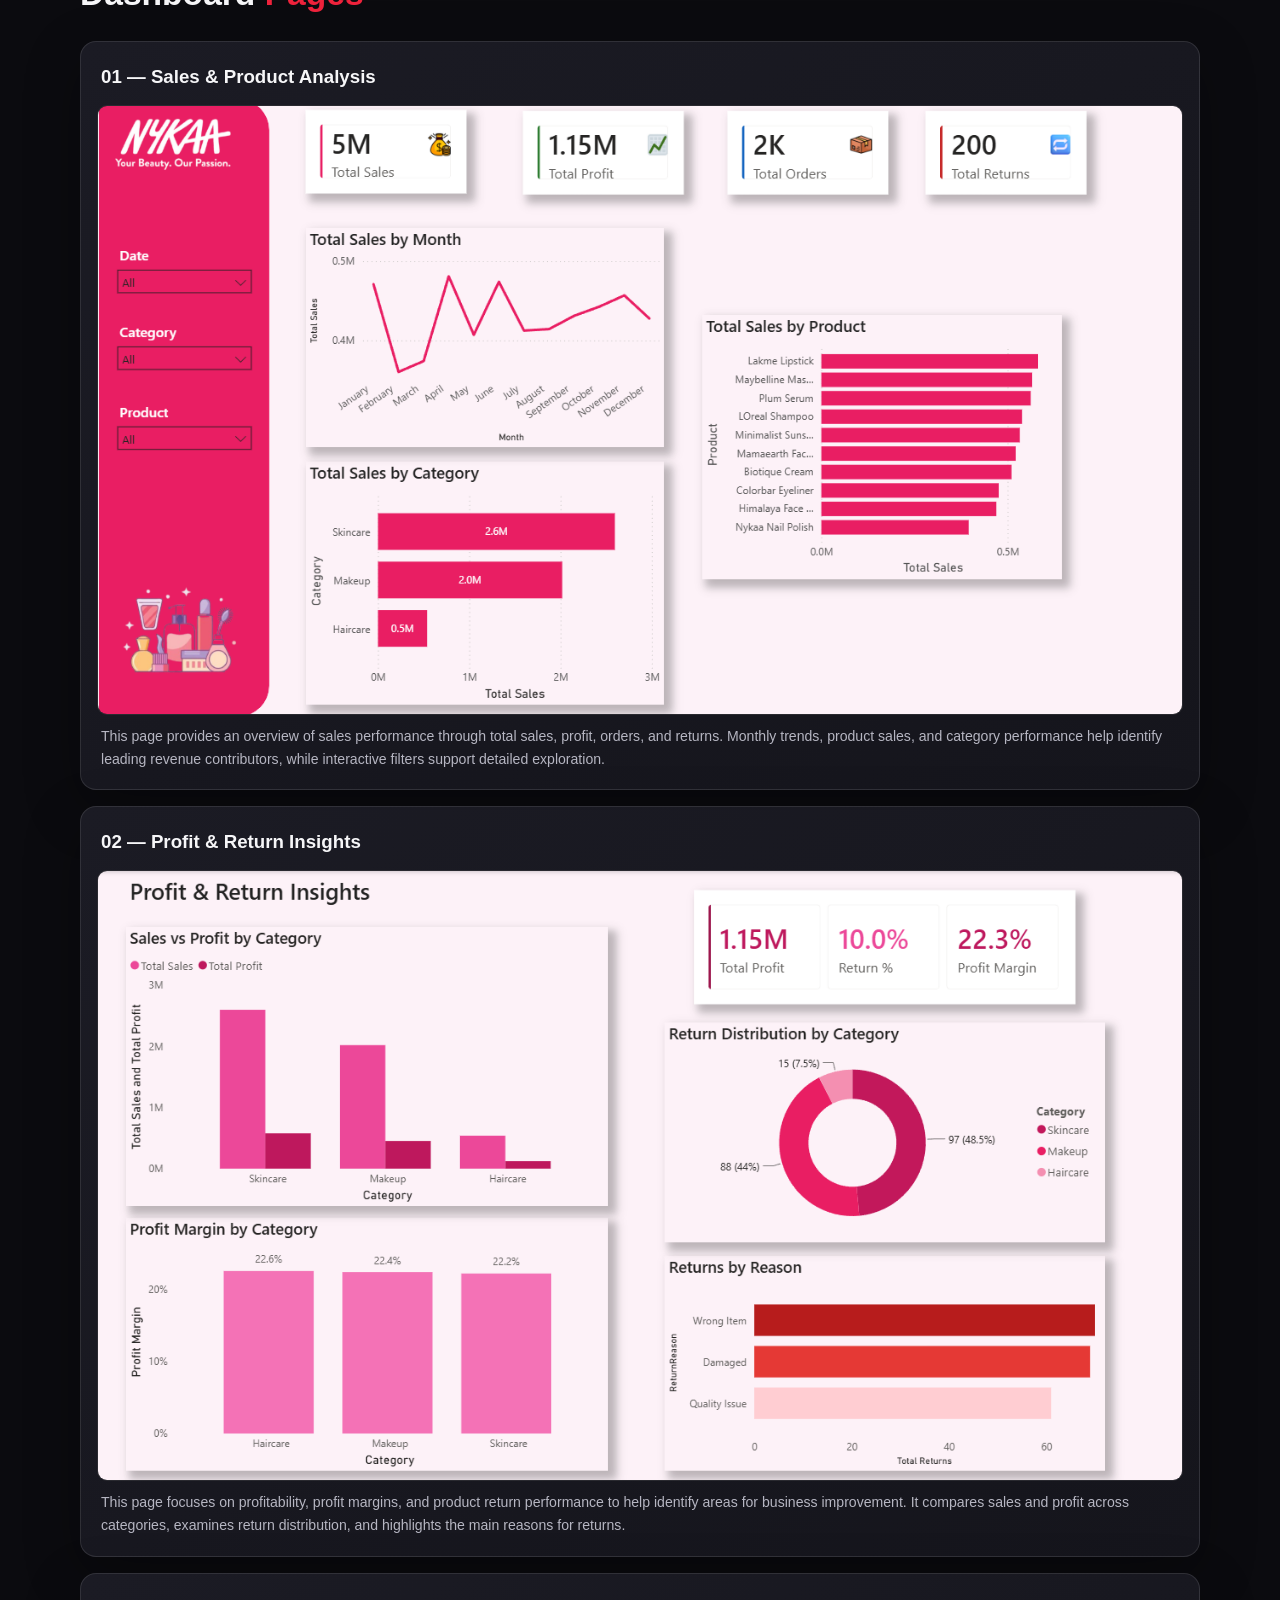
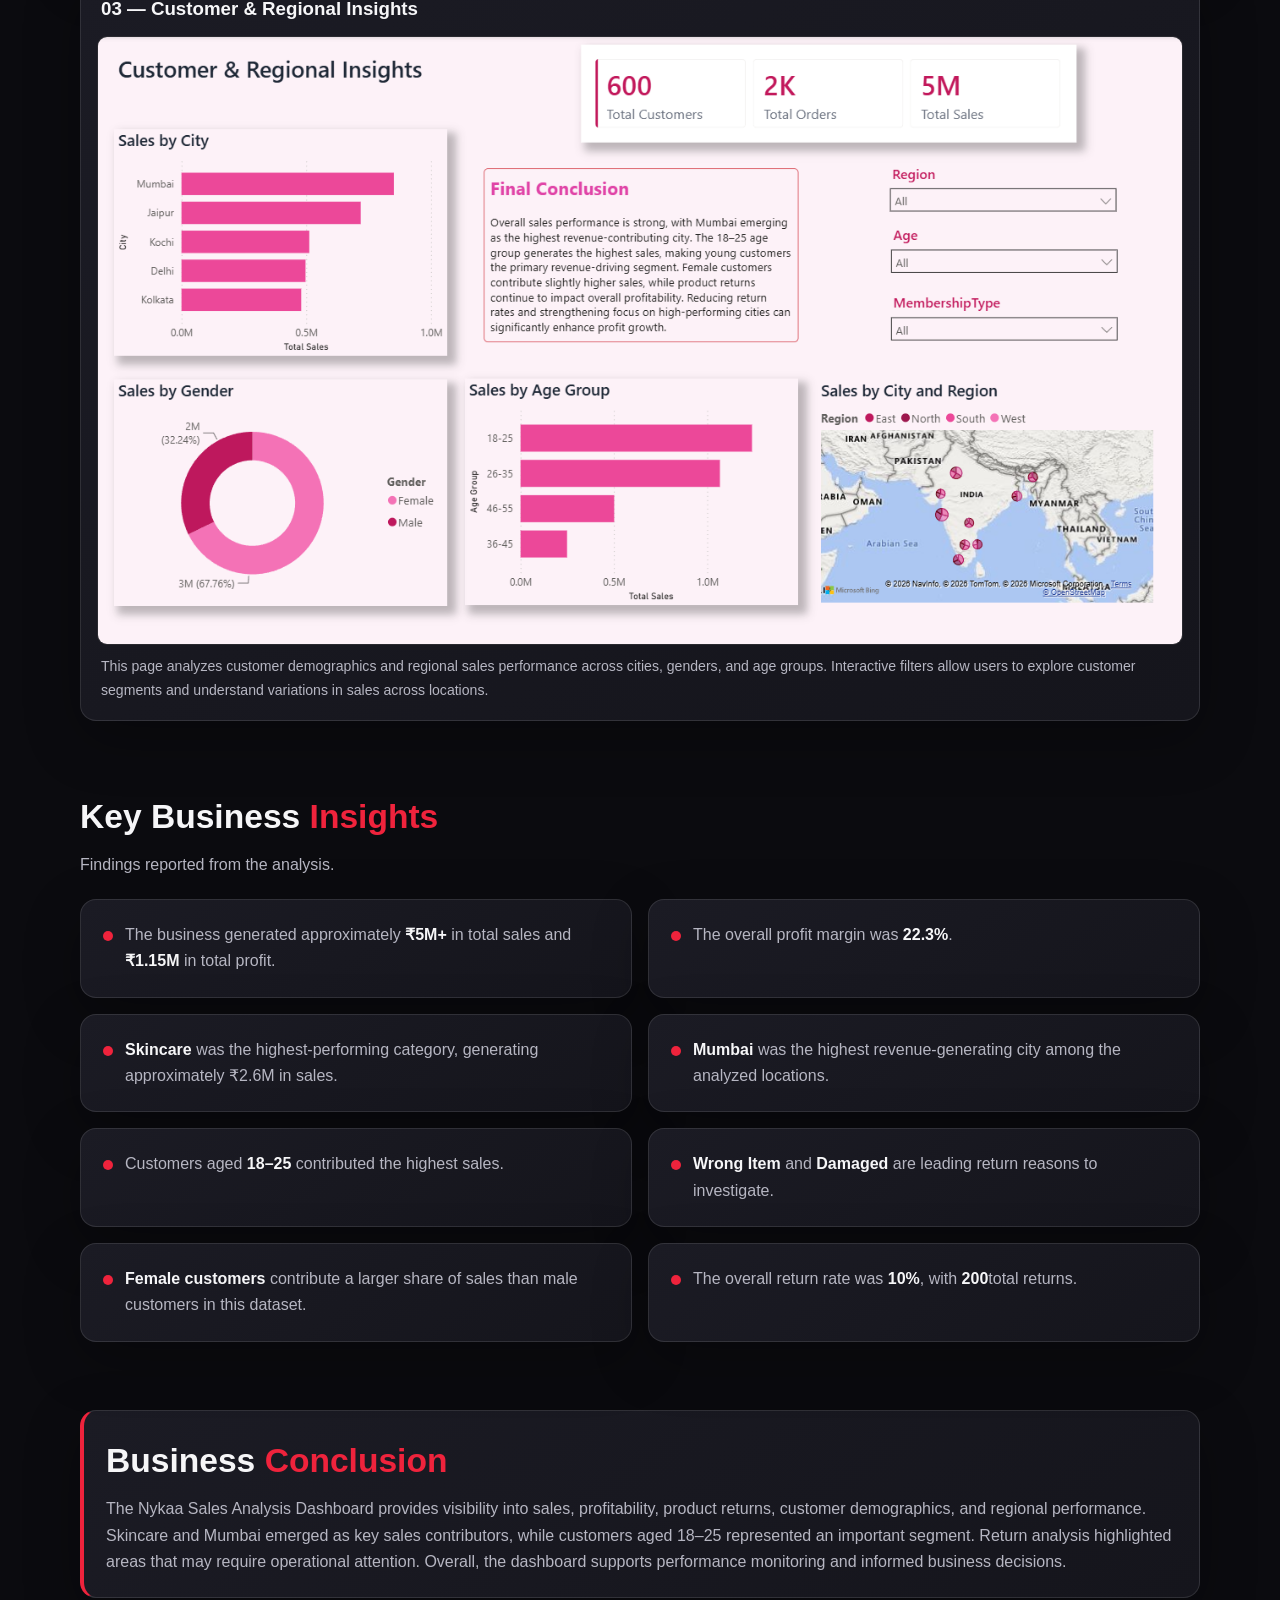
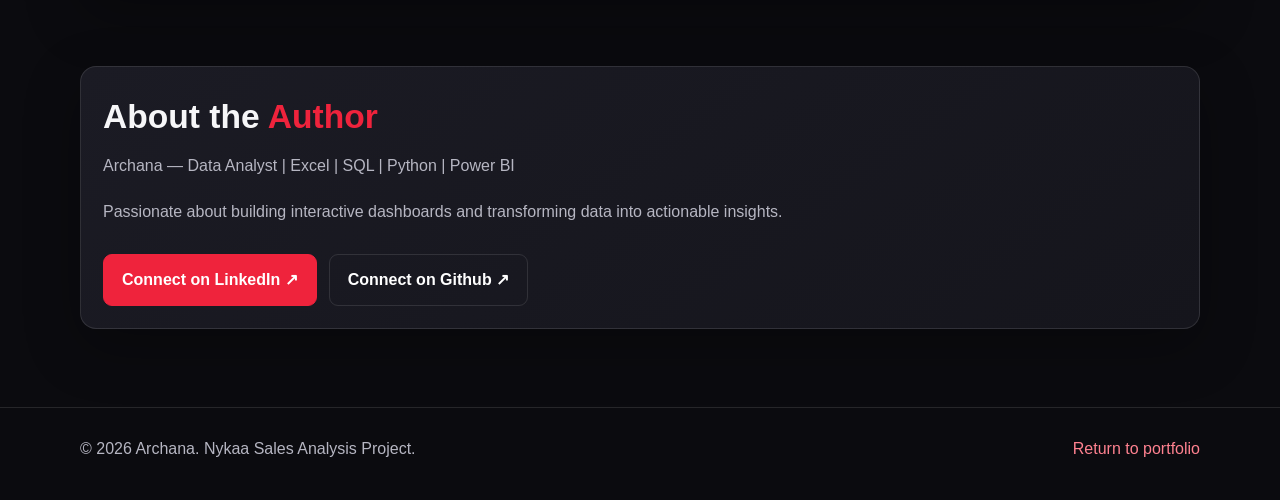
<file: nykaa-project.html>
<!DOCTYPE html>
<html lang="en">
<head>
  <meta charset="UTF-8">
  <meta name="viewport" content="width=device-width, initial-scale=1.0">
  <meta name="description" content="Nykaa Sales Analysis Dashboard — a Power BI project by Archana.">
  <title>Nykaa Sales Analysis | Archana</title>
  <style>
    :root {
      --bg: #0b0b0f;
      --panel: #15151c;
      --panel-2: #1b1b24;
      --text: #f6f6f8;
      --muted: #b6b6c2;
      --red: #ef233c;
      --red-dark: #b5162a;
      --border: rgba(255,255,255,.11);
      --shadow: 0 18px 55px rgba(0,0,0,.28);
    }
    * { box-sizing: border-box; }
    html { scroll-behavior: smooth; }
    body {
      margin: 0;
      font-family: Inter, Segoe UI, Arial, sans-serif;
      background: radial-gradient(circle at 80% 0%, rgba(239,35,60,.12), transparent 30%), var(--bg);
      color: var(--text);
      line-height: 1.65;
    }
    a { color: inherit; }
    .container { width: min(1120px, calc(100% - 40px)); margin: 0 auto; }
    header {
      border-bottom: 1px solid var(--border);
      background: rgba(11,11,15,.88);
      position: sticky; top: 0; z-index: 10;
      backdrop-filter: blur(12px);
    }
    .nav { min-height: 72px; display: flex; align-items: center; justify-content: space-between; gap: 20px; }
    .brand { text-decoration: none; font-size: 1.12rem; font-weight: 800; letter-spacing: .3px; }
    .brand span { color: var(--red); }
    .nav-links { display: flex; align-items: center; gap: 22px; }
    .nav-links a { color: var(--muted); text-decoration: none; font-size: .94rem; }
    .nav-links a:hover { color: white; }
    .hero { padding: 78px 0 48px; }
    .eyebrow { color: #ff6a7b; text-transform: uppercase; letter-spacing: 2px; font-size: .78rem; font-weight: 800; }
    h1 { font-size: clamp(2.25rem, 5vw, 4.1rem); line-height: 1.1; margin: 14px 0 18px; max-width: 850px; }
    h1 span, .accent { color: var(--red); }
    .lead { color: var(--muted); font-size: 1.08rem; max-width: 780px; }
    .actions { display: flex; flex-wrap: wrap; gap: 12px; margin-top: 28px; }
    .btn { display: inline-flex; justify-content: center; align-items: center; gap: 8px; padding: 12px 18px; border-radius: 9px; text-decoration: none; font-weight: 750; border: 1px solid var(--border); transition: transform .2s, background .2s; }
    .btn:hover { transform: translateY(-2px); }
    .btn-primary { background: var(--red); color: white; border-color: var(--red); }
    .btn-primary:hover { background: var(--red-dark); }
    .btn-secondary { background: transparent; color: white; }
    section { padding: 34px 0; }
    .section-head { margin-bottom: 20px; }
    h2 { margin: 0 0 8px; font-size: clamp(1.5rem, 3vw, 2.1rem); }
    .section-head p, .muted { color: var(--muted); margin: 0; }
    .grid { display: grid; gap: 16px; }
    .kpis { grid-template-columns: repeat(4, minmax(0, 1fr)); }
    .card { background: linear-gradient(145deg, var(--panel-2), var(--panel)); border: 1px solid var(--border); border-radius: 16px; padding: 22px; box-shadow: var(--shadow); }
    .kpi-label { color: var(--muted); font-size: .9rem; }
    .kpi-value { font-size: clamp(1.65rem, 3vw, 2.15rem); font-weight: 850; margin-top: 7px; }
    .kpi-note { color: #ff8290; font-size: .82rem; margin-top: 5px; }
    .two-col { grid-template-columns: 1.1fr .9fr; }
    .list { margin: 12px 0 0; padding-left: 20px; color: var(--muted); }
    .list li { margin: 8px 0; }
    .tags { display: flex; flex-wrap: wrap; gap: 9px; margin-top: 14px; }
    .tag { background: rgba(239,35,60,.1); color: #ff9aa5; border: 1px solid rgba(239,35,60,.28); border-radius: 999px; padding: 6px 11px; font-size: .85rem; }
    .dashboards { grid-template-columns: 1fr; }
    .dashboard-card { padding: 16px; overflow: hidden; }
    .dashboard-card h3 { margin: 4px 4px 12px; }
    .dashboard-card img { display: block; width: 100%; max-height: 650px; object-fit: contain; background: #101016; border: 1px solid var(--border); border-radius: 10px; }
    .image-caption { color: var(--muted); font-size: .88rem; margin: 10px 4px 2px; }
    .insights { grid-template-columns: repeat(2, minmax(0, 1fr)); }
    .insight { display: flex; gap: 12px; align-items: flex-start; }
    .bullet { flex: 0 0 10px; width: 10px; height: 10px; border-radius: 50%; background: var(--red); margin-top: 9px; }
    .insight p { margin: 0; color: var(--muted); }
    .insight strong { color: var(--text); }
    .conclusion { border-left: 4px solid var(--red); }
    footer { margin-top: 44px; border-top: 1px solid var(--border); padding: 28px 0 38px; color: var(--muted); }
    .footer-inner { display: flex; justify-content: space-between; gap: 18px; flex-wrap: wrap; }
    footer a { color: #ff8290; text-decoration: none; }
    @media (max-width: 800px) {
      .kpis { grid-template-columns: repeat(2, minmax(0, 1fr)); }
      .two-col { grid-template-columns: 1fr; }
      .nav { align-items: flex-start; padding: 16px 0; flex-direction: column; }
      .nav-links { gap: 15px; flex-wrap: wrap; }
    }
    @media (max-width: 520px) {
      .container { width: min(100% - 28px, 1120px); }
      .hero { padding-top: 52px; }
      .kpis, .insights { grid-template-columns: 1fr; }
      .card { padding: 18px; }
      .nav-links { font-size: .88rem; }
    }
  </style>
</head>
<body>
  <header>
    <div class="container nav">
      <a class="brand" href="">ARCHANA<span>.</span></a>
      <nav class="nav-links" aria-label="Main navigation">
        <a href="#overview">Overview</a>
        <a href="#dashboards">Dashboards</a>
        <a href="#insights">Insights</a>
        <a href="#contact">Connect</a>
      </nav>
    </div>
  </header>

  <main>
    <section class="hero container">
      <div class="eyebrow">Power BI • Business Intelligence Project</div>
      <h1>Nykaa <span>Sales Analysis</span> Dashboard</h1>
      <p class="lead">An interactive Power BI dashboard analyzing sales performance, profitability, product returns, customer demographics, and regional trends to transform sales data into actionable business insights.</p>
      <div class="actions">
        <a class="btn btn-primary" href="https://github.com/archana501/Nykaa-Sales-Profit-Analysis">VIEW ON GITHUB</a>
        <a class="btn btn-secondary" href="index.html#projects">BACK TO PORTFOLIO</a>
      </div>
    </section>

    <section class="container" aria-label="Key performance indicators">
      <div class="grid kpis">
        <article class="card"><div class="kpi-label">Total Sales</div><div class="kpi-value">₹5M+</div><div class="kpi-note">Overall revenue</div></article>
        <article class="card"><div class="kpi-label">Total Profit</div><div class="kpi-value">₹1.15M</div><div class="kpi-note">Reported project metric</div></article>
        <article class="card"><div class="kpi-label">Total Orders</div><div class="kpi-value">2K</div><div class="kpi-note">Orders analyzed</div></article>
        <article class="card"><div class="kpi-label">Total Returns</div><div class="kpi-value">200</div><div class="kpi-note">10% return rate</div></article>
      </div>
    </section>

    <section class="container" id="overview">
      <div class="section-head"><h2>Project <span class="accent">Overview</span></h2><p>What this dashboard analyzes and how it supports decisions.</p></div>
      <div class="grid two-col">
        <article class="card">
          <h3>About the project</h3>
          <p class="muted"> This project provides a consolidated view of Nykaa's sales performance across products, categories, customers, and regions. Interactive visualizations help explore revenue trends, profitability, customer behavior, and return patterns to support business decision-making.</p>
          <h3>Project goals</h3>
          <ul class="list">
            <li>Analyze overall sales, profit, and order performance.</li>
            <li>Identify top-performing products and categories.</li>
            <li>Evaluate profit margins and product return patterns.</li>
            <li>Understand customer demographics and regional sales trends.</li>
            <li>Identify opportunities to improve business profitability.</li>
          </ul>
        </article>
        <article class="card">
          <h3>Tools & technologies</h3>
          <p class="muted">Tools and concepts used in the project:</p>
          <div class="tags">
            <span class="tag">Power BI</span><span class="tag">Power Query</span><span class="tag">DAX</span>
            <span class="tag">Data Modeling</span><span class="tag">Data Visualization</span>
            <span class="tag">KPI Design</span><span class="tag">Business Intelligence</span>
            <span class="tag">Business Storytelling</span>
          </div>
          <h3 style="margin-top:24px">Dashboard features</h3>
          <ul class="list">
            <li>Interactive slicers and filters.</li>
            <li>KPI cards for sales, profit, orders, and returns.</li>
            <li>Monthly sales trend analysis.</li>
            <li>Product and category performance comparison.</li>
            <li>Profit margin and return analysis.</li>
            <li>Customer demographic analysis.</li>
            <li>City-wise and regional sales analysis.</li>
          </ul>
        </article>
      </div>
    </section>

    <section class="container" id="dashboards">
      <div class="section-head"><h2>Dashboard <span class="accent">Pages</span></h2></div>
      <div class="grid dashboards">
        <article class="card dashboard-card">
          <h3>01 — Sales & Product Analysis</h3>
          <img src="assets/nykaa1.png" alt="Nykaa Sales and Product Analysis Power BI dashboard" loading="lazy">
          <p class="image-caption">This page provides an overview of sales performance through total sales, profit, orders, and returns. Monthly trends, product sales, and category performance help identify leading revenue contributors, while interactive filters support detailed exploration.
          </p>
        </article>
        <article class="card dashboard-card">
          <h3>02 — Profit & Return Insights</h3>
          <img src="assets/nykaa2.png" alt="Nykaa Profit and Return Insights Power BI dashboard" loading="lazy">
          <p class="image-caption">This page focuses on profitability, profit margins, and product return performance to help identify areas for business improvement. It compares sales and profit across categories, examines return distribution, and highlights the main reasons for returns.
          </p>
        </article>
        <article class="card dashboard-card">
          <h3>03 — Customer & Regional Insights</h3>
          <img src="assets/nykaa3.png" alt="Nykaa Customer and Regional Insights Power BI dashboard" loading="lazy">
          <p class="image-caption">This page analyzes customer demographics and regional sales performance across cities, genders, and age groups. Interactive filters allow users to explore customer segments and understand variations in sales across locations.</p>
        </article>
      </div>
    </section>

    <section class="container" id="insights">
      <div class="section-head"><h2>Key Business <span class="accent">Insights</span></h2><p>Findings reported from the analysis.</p></div>
      <div class="grid insights">
        <article class="card insight"><span class="bullet"></span><p>The business generated approximately <strong>₹5M+ </strong> in total sales and <strong>₹1.15M </strong> in total profit.</p></article>
        <article class="card insight"><span class="bullet"></span><p>The overall profit margin was <strong>22.3%</strong>.</p></article>
        <article class="card insight"><span class="bullet"></span><p><strong>Skincare</strong> was the highest-performing category, generating approximately ₹2.6M in sales.</p></article>
        <article class="card insight"><span class="bullet"></span><p><strong>Mumbai</strong> was the highest revenue-generating city among the analyzed locations.</p></article>
        <article class="card insight"><span class="bullet"></span><p>Customers aged <strong>18–25</strong> contributed the highest sales.</p></article>
        <article class="card insight"><span class="bullet"></span><p><strong>Wrong Item</strong> and <strong>Damaged</strong> are leading return reasons to investigate.</p></article>
        <article class="card insight"><span class="bullet"></span><p><strong>Female customers</strong> contribute a larger share of sales than male customers in this dataset.</p></article>
        <article class="card insight"><span class="bullet"></span><p>The overall return rate was <strong>10%</strong>, with <strong>200</strong>total returns.</p></article>
      </div>
    </section>

    <section class="container">
      <article class="card conclusion">
        <h2>Business <span class="accent">Conclusion</span></h2>
        <p class="muted">The Nykaa Sales Analysis Dashboard provides visibility into sales, profitability, product returns, customer demographics, and regional performance. Skincare and Mumbai emerged as key sales contributors, while customers aged 18–25 represented an important segment. Return analysis highlighted areas that may require operational attention. Overall, the dashboard supports performance monitoring and informed business decisions.</p>
      </article>
    </section>

    <section class="container" id="contact">
      <div class="card">
        <div class="section-head"><h2>About the <span class="accent">Author</span></h2><p>Archana — Data Analyst | Excel | SQL | Python | Power BI</p></div>
        <p class="muted">Passionate about building interactive dashboards and transforming data into actionable insights.</p>
        <div class="actions">
          <a class="btn btn-primary" href="https://www.linkedin.com/in/archana-ramesh-/" target="_blank" rel="noopener noreferrer">Connect on LinkedIn ↗</a>
          <a class="btn btn-secondary" href="https://github.com/archana501">Connect on Github ↗</a>
        </div>
      </div>
    </section>
  </main>

  <footer>
    <div class="container footer-inner">
      <span>© <span id="year"></span> Archana. Nykaa Sales Analysis Project.</span>
      <a href="index.html#projects">Return to portfolio</a>
    </div>
  </footer>
  <script>
    document.getElementById("year").textContent = new Date().getFullYear();
  </script>
</body>
</html>
</file>
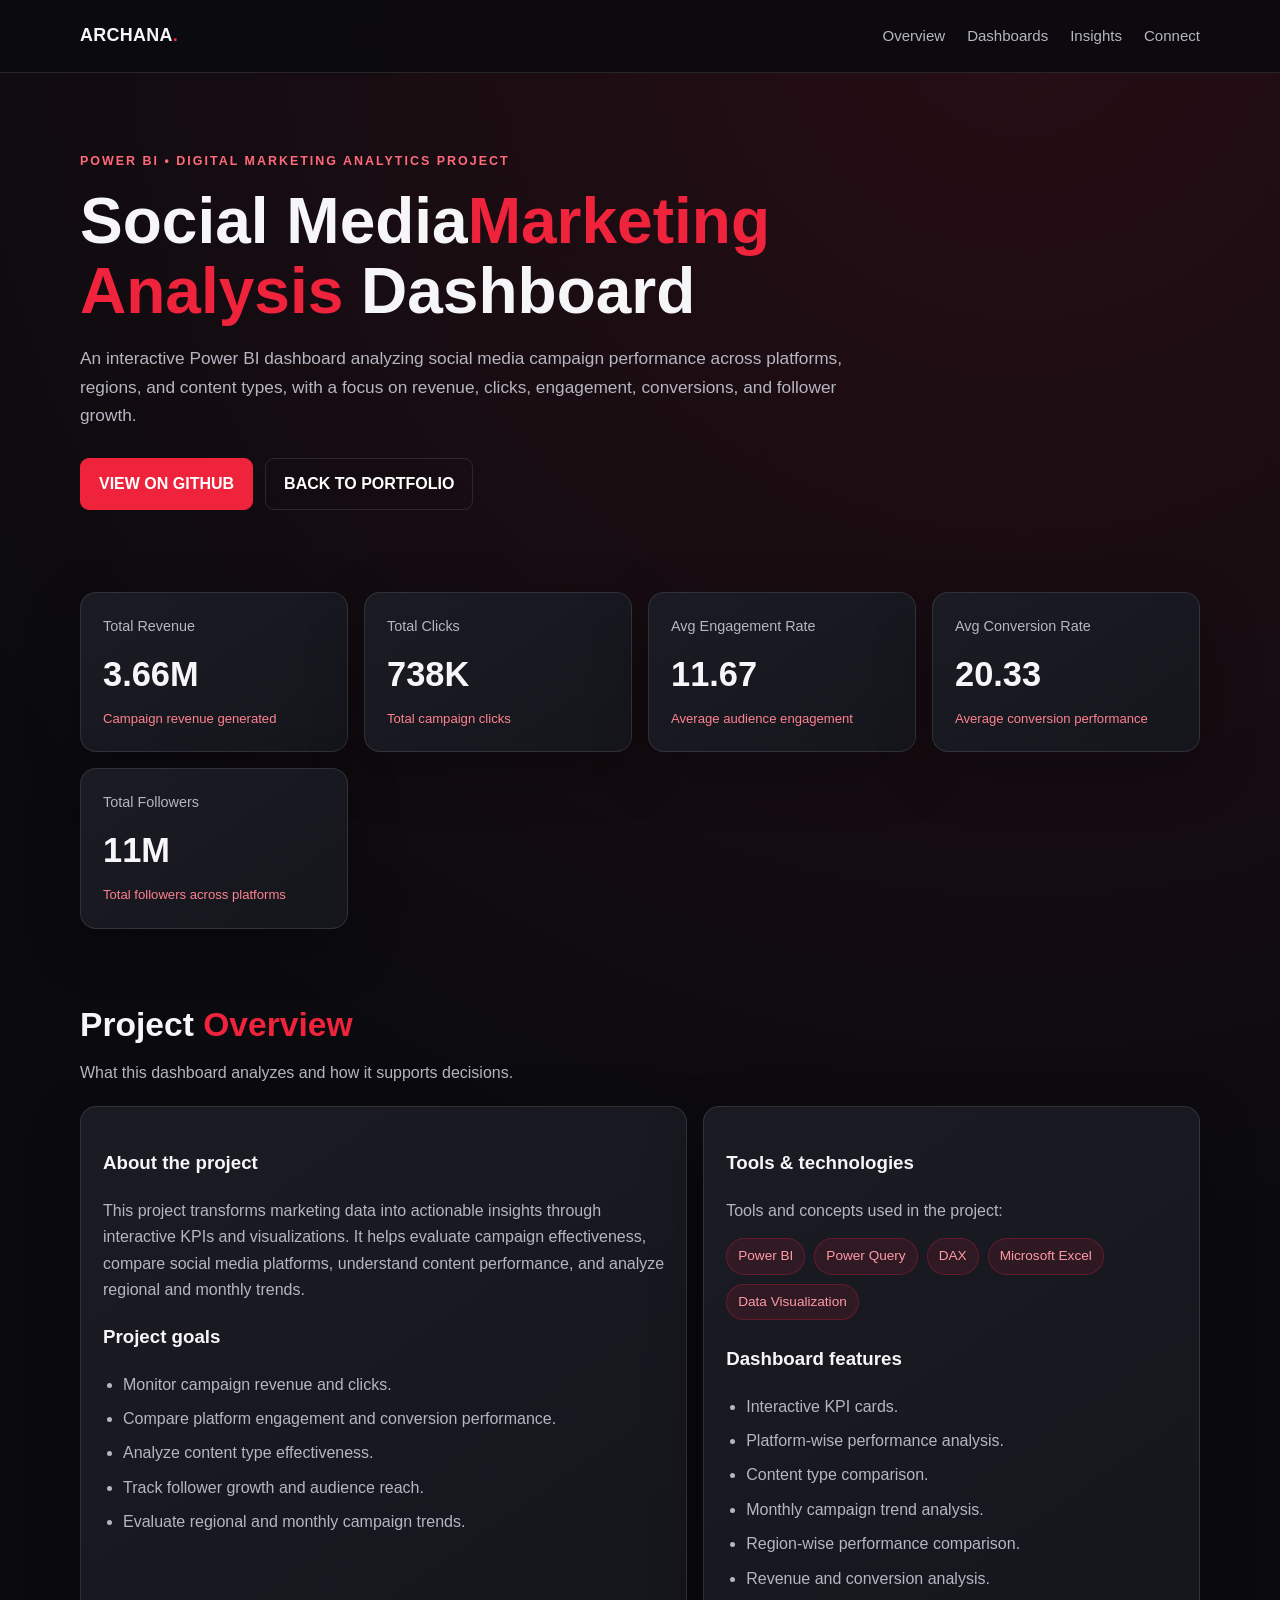
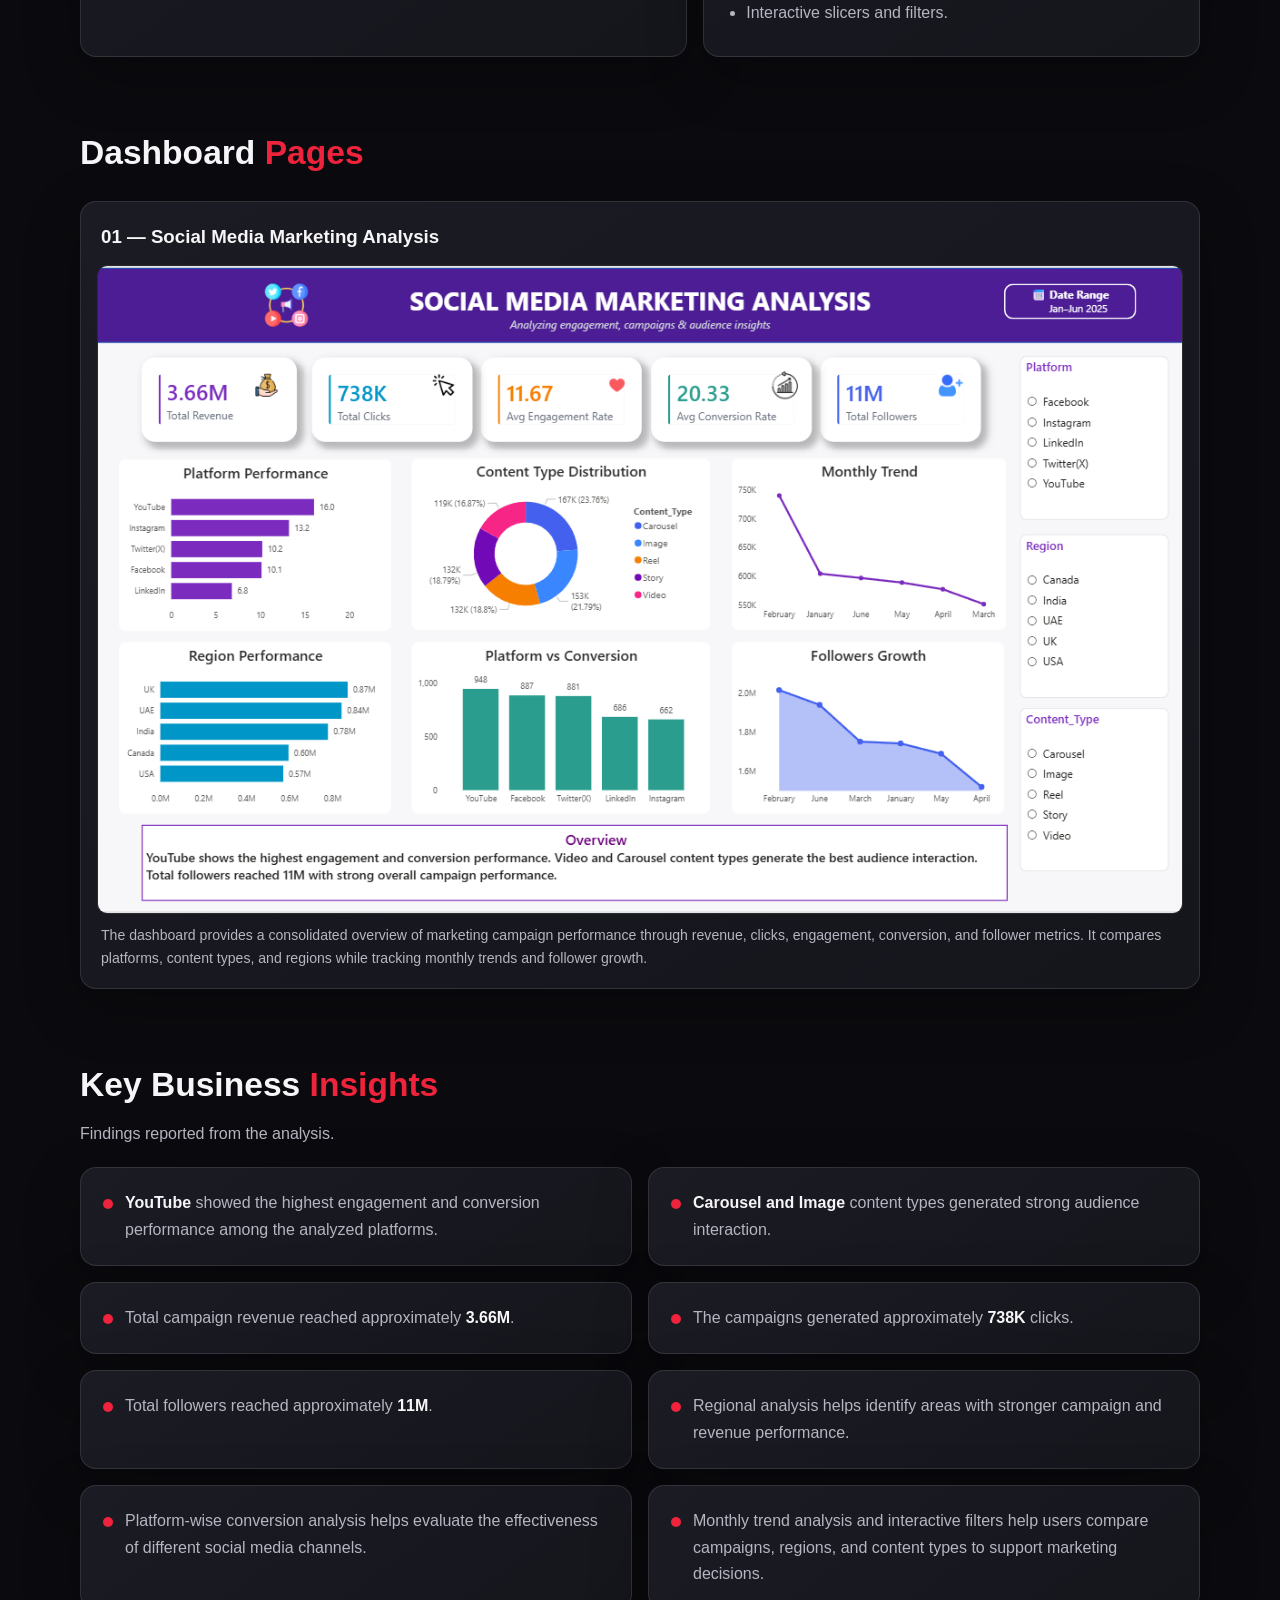
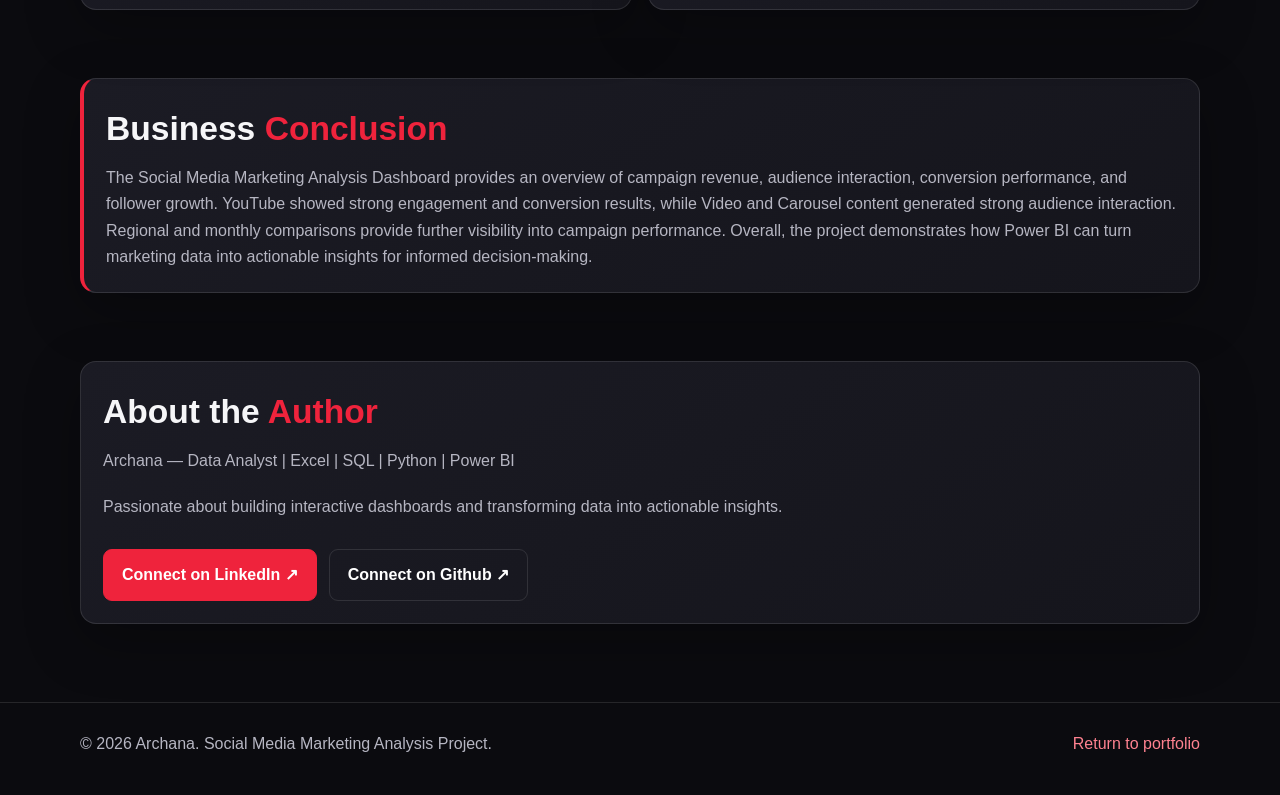
<file: social-project.html>
<!DOCTYPE html>
<html lang="en">
<head>
  <meta charset="UTF-8">
  <meta name="viewport" content="width=device-width, initial-scale=1.0">
  <meta name="description" content="Nykaa Sales Analysis Dashboard — a Power BI project by Archana.">
  <title>Social Media Marketing Analysis | Archana</title>
  <style>
    :root {
      --bg: #0b0b0f;
      --panel: #15151c;
      --panel-2: #1b1b24;
      --text: #f6f6f8;
      --muted: #b6b6c2;
      --red: #ef233c;
      --red-dark: #b5162a;
      --border: rgba(255,255,255,.11);
      --shadow: 0 18px 55px rgba(0,0,0,.28);
    }
    * { box-sizing: border-box; }
    html { scroll-behavior: smooth; }
    body {
      margin: 0;
      font-family: Inter, Segoe UI, Arial, sans-serif;
      background: radial-gradient(circle at 80% 0%, rgba(239,35,60,.12), transparent 30%), var(--bg);
      color: var(--text);
      line-height: 1.65;
    }
    a { color: inherit; }
    .container { width: min(1120px, calc(100% - 40px)); margin: 0 auto; }
    header {
      border-bottom: 1px solid var(--border);
      background: rgba(11,11,15,.88);
      position: sticky; top: 0; z-index: 10;
      backdrop-filter: blur(12px);
    }
    .nav { min-height: 72px; display: flex; align-items: center; justify-content: space-between; gap: 20px; }
    .brand { text-decoration: none; font-size: 1.12rem; font-weight: 800; letter-spacing: .3px; }
    .brand span { color: var(--red); }
    .nav-links { display: flex; align-items: center; gap: 22px; }
    .nav-links a { color: var(--muted); text-decoration: none; font-size: .94rem; }
    .nav-links a:hover { color: white; }
    .hero { padding: 78px 0 48px; }
    .eyebrow { color: #ff6a7b; text-transform: uppercase; letter-spacing: 2px; font-size: .78rem; font-weight: 800; }
    h1 { font-size: clamp(2.25rem, 5vw, 4.1rem); line-height: 1.1; margin: 14px 0 18px; max-width: 850px; }
    h1 span, .accent { color: var(--red); }
    .lead { color: var(--muted); font-size: 1.08rem; max-width: 780px; }
    .actions { display: flex; flex-wrap: wrap; gap: 12px; margin-top: 28px; }
    .btn { display: inline-flex; justify-content: center; align-items: center; gap: 8px; padding: 12px 18px; border-radius: 9px; text-decoration: none; font-weight: 750; border: 1px solid var(--border); transition: transform .2s, background .2s; }
    .btn:hover { transform: translateY(-2px); }
    .btn-primary { background: var(--red); color: white; border-color: var(--red); }
    .btn-primary:hover { background: var(--red-dark); }
    .btn-secondary { background: transparent; color: white; }
    section { padding: 34px 0; }
    .section-head { margin-bottom: 20px; }
    h2 { margin: 0 0 8px; font-size: clamp(1.5rem, 3vw, 2.1rem); }
    .section-head p, .muted { color: var(--muted); margin: 0; }
    .grid { display: grid; gap: 16px; }
    .kpis { grid-template-columns: repeat(4, minmax(0, 1fr)); }
    .card { background: linear-gradient(145deg, var(--panel-2), var(--panel)); border: 1px solid var(--border); border-radius: 16px; padding: 22px; box-shadow: var(--shadow); }
    .kpi-label { color: var(--muted); font-size: .9rem; }
    .kpi-value { font-size: clamp(1.65rem, 3vw, 2.15rem); font-weight: 850; margin-top: 7px; }
    .kpi-note { color: #ff8290; font-size: .82rem; margin-top: 5px; }
    .two-col { grid-template-columns: 1.1fr .9fr; }
    .list { margin: 12px 0 0; padding-left: 20px; color: var(--muted); }
    .list li { margin: 8px 0; }
    .tags { display: flex; flex-wrap: wrap; gap: 9px; margin-top: 14px; }
    .tag { background: rgba(239,35,60,.1); color: #ff9aa5; border: 1px solid rgba(239,35,60,.28); border-radius: 999px; padding: 6px 11px; font-size: .85rem; }
    .dashboards { grid-template-columns: 1fr; }
    .dashboard-card { padding: 16px; overflow: hidden; }
    .dashboard-card h3 { margin: 4px 4px 12px; }
    .dashboard-card img { display: block; width: 100%; max-height: 650px; object-fit: contain; background: #101016; border: 1px solid var(--border); border-radius: 10px; }
    .image-caption { color: var(--muted); font-size: .88rem; margin: 10px 4px 2px; }
    .insights { grid-template-columns: repeat(2, minmax(0, 1fr)); }
    .insight { display: flex; gap: 12px; align-items: flex-start; }
    .bullet { flex: 0 0 10px; width: 10px; height: 10px; border-radius: 50%; background: var(--red); margin-top: 9px; }
    .insight p { margin: 0; color: var(--muted); }
    .insight strong { color: var(--text); }
    .conclusion { border-left: 4px solid var(--red); }
    footer { margin-top: 44px; border-top: 1px solid var(--border); padding: 28px 0 38px; color: var(--muted); }
    .footer-inner { display: flex; justify-content: space-between; gap: 18px; flex-wrap: wrap; }
    footer a { color: #ff8290; text-decoration: none; }
    @media (max-width: 800px) {
      .kpis { grid-template-columns: repeat(2, minmax(0, 1fr)); }
      .two-col { grid-template-columns: 1fr; }
      .nav { align-items: flex-start; padding: 16px 0; flex-direction: column; }
      .nav-links { gap: 15px; flex-wrap: wrap; }
    }
    @media (max-width: 520px) {
      .container { width: min(100% - 28px, 1120px); }
      .hero { padding-top: 52px; }
      .kpis, .insights { grid-template-columns: 1fr; }
      .card { padding: 18px; }
      .nav-links { font-size: .88rem; }
    }
  </style>
</head>
<body>
  <header>
    <div class="container nav">
      <a class="brand" href="">ARCHANA<span>.</span></a>
      <nav class="nav-links" aria-label="Main navigation">
        <a href="#overview">Overview</a>
        <a href="#dashboards">Dashboards</a>
        <a href="#insights">Insights</a>
        <a href="#contact">Connect</a>
      </nav>
    </div>
  </header>

  <main>
    <section class="hero container">
      <div class="eyebrow">Power BI • Digital Marketing Analytics Project</div>
      <h1>Social Media<span>Marketing Analysis</span> Dashboard</h1>
      <p class="lead">An interactive Power BI dashboard analyzing social media campaign performance across platforms, regions, and content types, with a focus on revenue, clicks, engagement, conversions, and follower growth.</p>
      <div class="actions">
        <a class="btn btn-primary" href="https://github.com/archana501/Social-Media-Marketing-Analysis-Dashboard">VIEW ON GITHUB</a>
        <a class="btn btn-secondary" href="index.html#projects">BACK TO PORTFOLIO</a>
      </div>
    </section>

    <section class="container" aria-label="Key performance indicators">
      <div class="grid kpis">
                <article class="card"><div class="kpi-label">Total Revenue</div><div class="kpi-value">3.66M</div><div class="kpi-note">Campaign revenue generated</div></article>
        <article class="card"><div class="kpi-label">Total Clicks</div><div class="kpi-value">738K</div><div class="kpi-note">Total campaign clicks</div></article>
        <article class="card"><div class="kpi-label">Avg Engagement Rate</div><div class="kpi-value">11.67</div><div class="kpi-note">Average audience engagement</div></article>
        <article class="card"><div class="kpi-label">Avg Conversion Rate</div><div class="kpi-value">20.33</div><div class="kpi-note">Average conversion performance</div></article>
        <article class="card"><div class="kpi-label">Total Followers</div><div class="kpi-value">11M</div><div class="kpi-note">Total followers across platforms</div></article>
      </div>
    </section>

    <section class="container" id="overview">
      <div class="section-head"><h2>Project <span class="accent">Overview</span></h2><p>What this dashboard analyzes and how it supports decisions.</p></div>
      <div class="grid two-col">
        <article class="card">
          <h3>About the project</h3>
          <p class="muted">This project transforms marketing data into actionable insights through interactive KPIs and visualizations. It helps evaluate campaign effectiveness, compare social media platforms, understand content performance, and analyze regional and monthly trends.</p>
          <h3>Project goals</h3>
          <ul class="list">
            <li>Monitor campaign revenue and clicks.</li>
            <li>Compare platform engagement and conversion performance.</li>
            <li>Analyze content type effectiveness.</li>
            <li>Track follower growth and audience reach.</li>
            <li>Evaluate regional and monthly campaign trends.</li>
          </ul>
        </article>
        <article class="card">
          <h3>Tools & technologies</h3>
          <p class="muted">Tools and concepts used in the project:</p>
          <div class="tags">
            <span class="tag">Power BI</span><span class="tag">Power Query</span><span class="tag">DAX</span>
            <span class="tag">Microsoft Excel</span><span class="tag">Data Visualization</span>
            <!-- <span class="tag">KPI Design</span><span class="tag">Business Intelligence</span>
            <span class="tag">Business Storytelling</span> -->
          </div>
          <h3 style="margin-top:24px">Dashboard features</h3>
          <ul class="list">
            <li>Interactive KPI cards.</li>
            <li>Platform-wise performance analysis.</li>
            <li>Content type comparison.</li>
            <li>Monthly campaign trend analysis.</li>
            <li>Region-wise performance comparison.</li>
            <li>Revenue and conversion analysis.</li>
            <li>Interactive slicers and filters.</li>
          </ul>
        </article>
      </div>
    </section>

    <section class="container" id="dashboards">
      <div class="section-head"><h2>Dashboard <span class="accent">Pages</span></h2></div>
      <div class="grid dashboards">
        <article class="card dashboard-card">
          <h3>01 — Social Media Marketing Analysis</h3>
          <img src="assets/social.png" alt="Social Media Marketing Analysis Dashboard Power BI" loading="lazy">
          <p class="image-caption">The dashboard provides a consolidated overview of marketing campaign performance through revenue, clicks, engagement, conversion, and follower metrics. It compares platforms, content types, and regions while tracking monthly trends and follower growth.
        </article>
        <!-- <article class="card dashboard-card">
          <h3>02 — Profit & Return Insights</h3>
          <img src="assets/nykaa2.png" alt="Nykaa Profit and Return Insights Power BI dashboard" loading="lazy">
          <p class="image-caption">This page focuses on profitability, profit margins, and product return performance to help identify areas for business improvement. It compares sales and profit across categories, examines return distribution, and highlights the main reasons for returns.
          </p>
        </article> -->
        <!-- <article class="card dashboard-card">
          <h3>03 — Customer & Regional Insights</h3>
          <img src="assets/nykaa3.png" alt="Nykaa Customer and Regional Insights Power BI dashboard" loading="lazy">
          <p class="image-caption">This page analyzes customer demographics and regional sales performance across cities, genders, and age groups. Interactive filters allow users to explore customer segments and understand variations in sales across locations.</p>
        </article> -->
      </div>
    </section>

    <section class="container" id="insights">
      <div class="section-head"><h2>Key Business <span class="accent">Insights</span></h2><p>Findings reported from the analysis.</p></div>
      <div class="grid insights">
        <article class="card insight"><span class="bullet"></span><p><strong>YouTube</strong> showed the highest engagement and conversion performance among the analyzed platforms.</p></article>
        <article class="card insight"><span class="bullet"></span><p><strong>Carousel and Image</strong> content types generated strong audience interaction.</p></article>
        <article class="card insight"><span class="bullet"></span><p>Total campaign revenue reached approximately <strong>3.66M</strong>.</p></article>
        <article class="card insight"><span class="bullet"></span><p>The campaigns generated approximately <strong>738K</strong> clicks.</p></article>
        <article class="card insight"><span class="bullet"></span><p>Total followers reached approximately <strong>11M</strong>.</p></article>
        <article class="card insight"><span class="bullet"></span><p>Regional analysis helps identify areas with stronger campaign and revenue performance.</p></article>
        <article class="card insight"><span class="bullet"></span><p>Platform-wise conversion analysis helps evaluate the effectiveness of different social media channels.</p></article>
        <article class="card insight"><span class="bullet"></span><p>Monthly trend analysis and interactive filters help users compare campaigns, regions, and content types to support marketing decisions.</p></article>
      </div>
    </section>

    <section class="container">
      <article class="card conclusion">
        <h2>Business <span class="accent">Conclusion</span></h2>
        <p class="muted">The Social Media Marketing Analysis Dashboard provides an overview of campaign revenue, audience interaction, conversion performance, and follower growth. YouTube showed strong engagement and conversion results, while Video and Carousel content generated strong audience interaction. Regional and monthly comparisons provide further visibility into campaign performance. Overall, the project demonstrates how Power BI can turn marketing data into actionable insights for informed decision-making.</p>
      </article>
    </section>

    <section class="container" id="contact">
      <div class="card">
        <div class="section-head"><h2>About the <span class="accent">Author</span></h2><p>Archana — Data Analyst | Excel | SQL | Python | Power BI</p></div>
        <p class="muted">Passionate about building interactive dashboards and transforming data into actionable insights.</p>
        <div class="actions">
          <a class="btn btn-primary" href="https://www.linkedin.com/in/archana-ramesh-/" target="_blank" rel="noopener noreferrer">Connect on LinkedIn ↗</a>
          <a class="btn btn-secondary" href="https://github.com/archana501">Connect on Github ↗</a>
        </div>
      </div>
    </section>
  </main>

  <footer>
    <div class="container footer-inner">
      <span>© <span id="year"></span> Archana. Social Media Marketing Analysis Project.</span>
      <a href="index.html#projects">Return to portfolio</a>
    </div>
  </footer>
  <script>
    document.getElementById("year").textContent = new Date().getFullYear();
  </script>
</body>
</html>
</file>
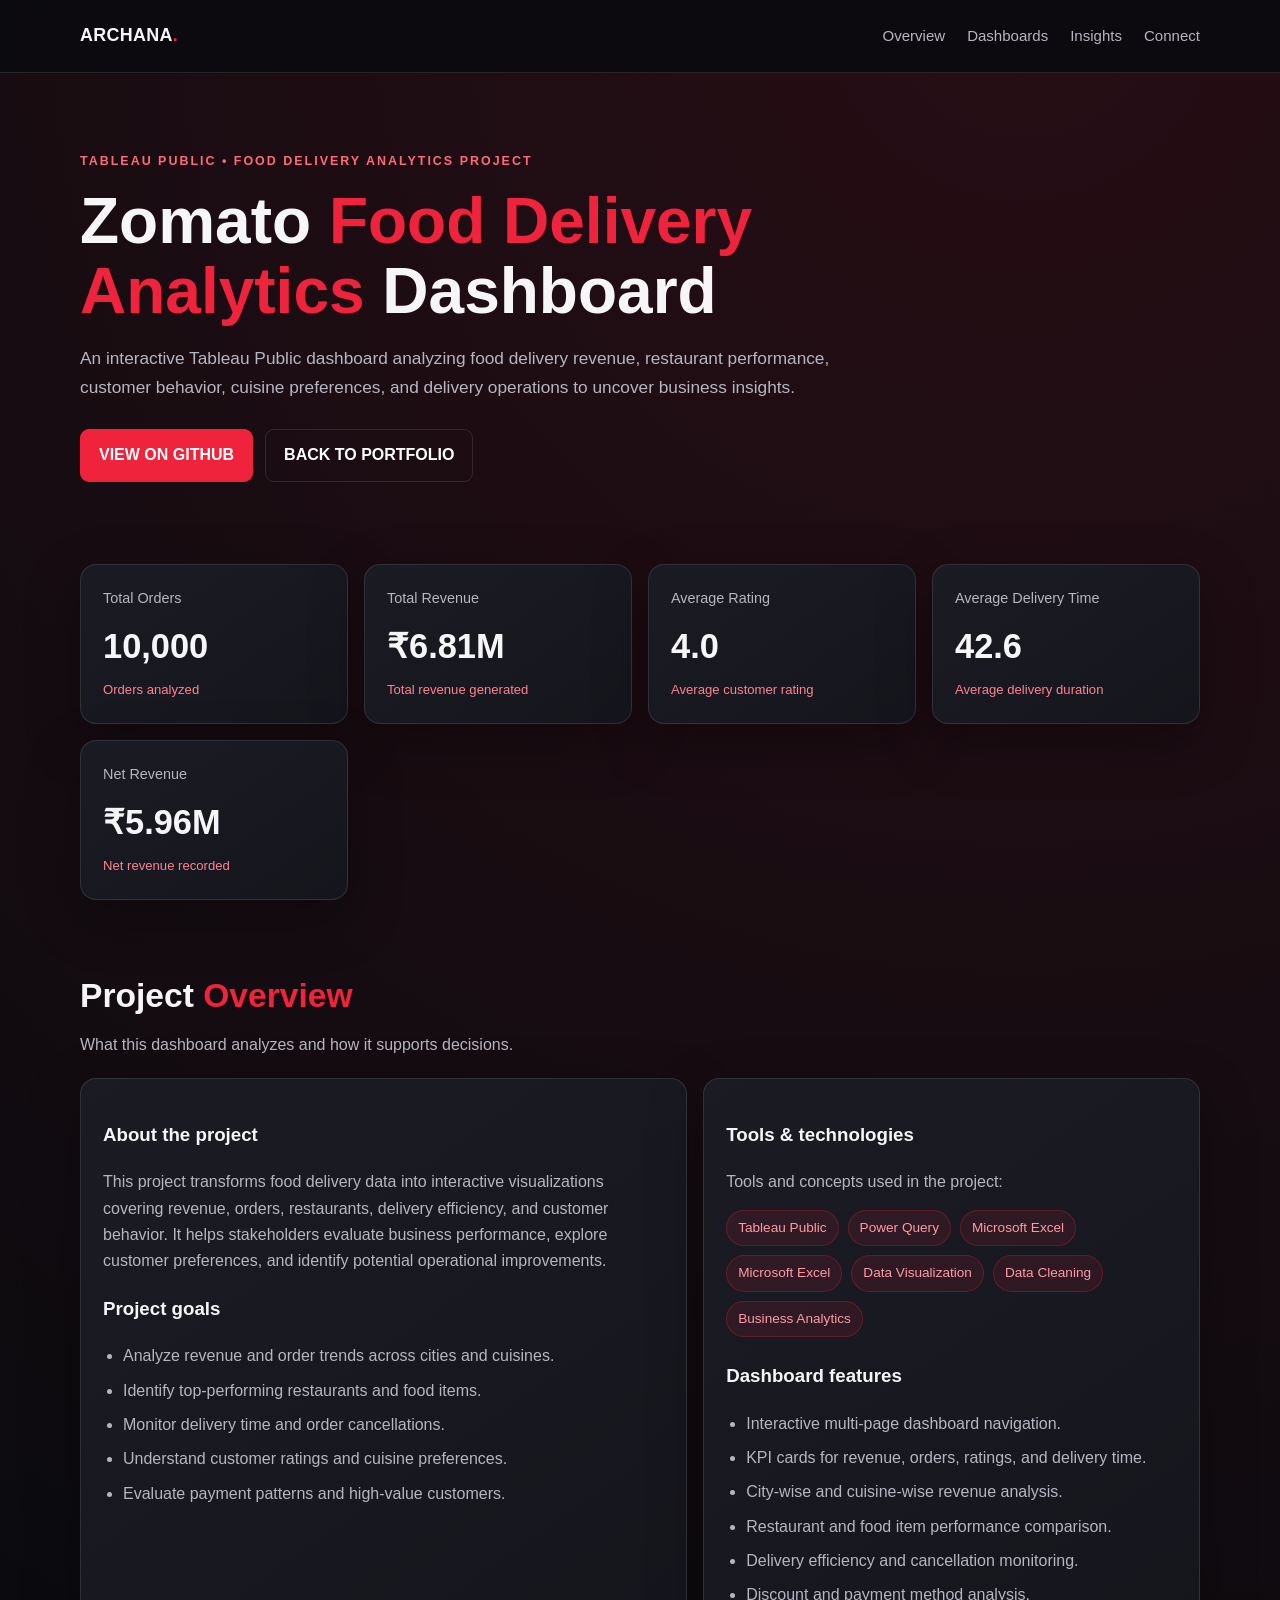
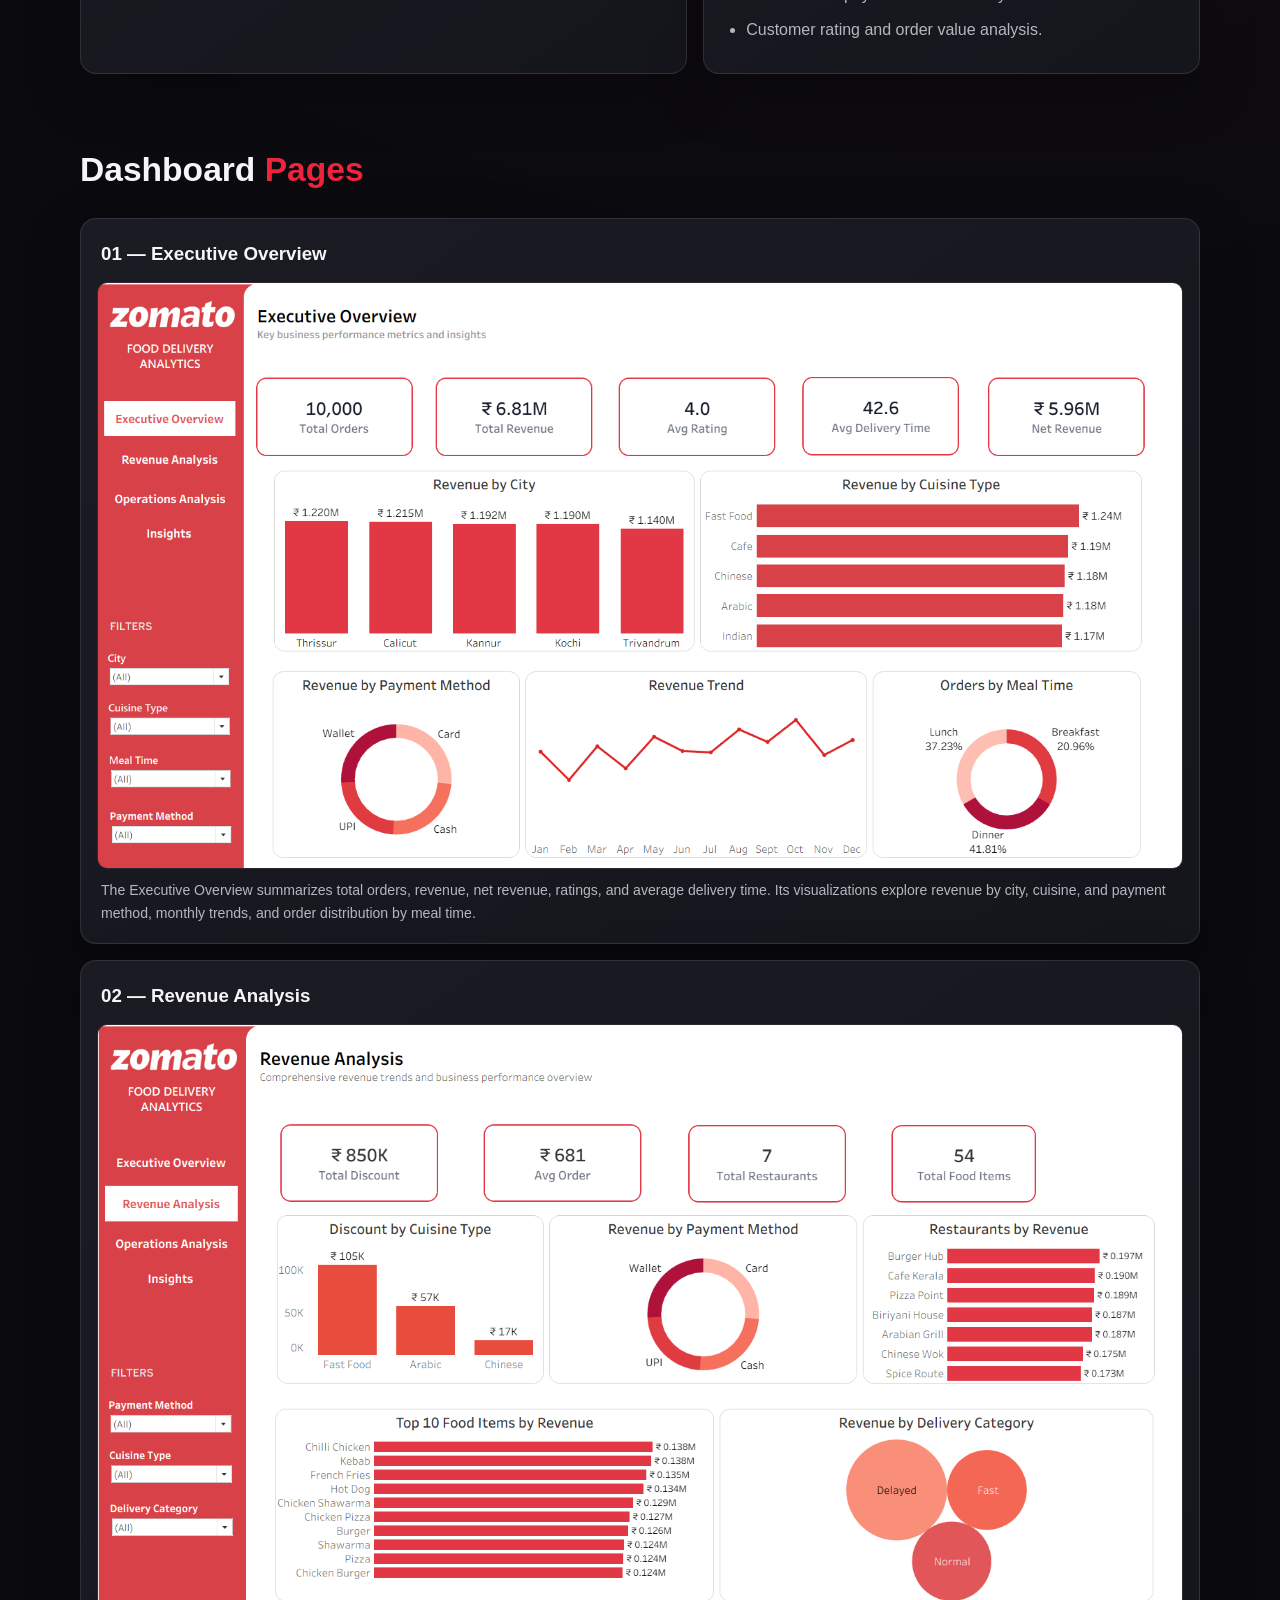
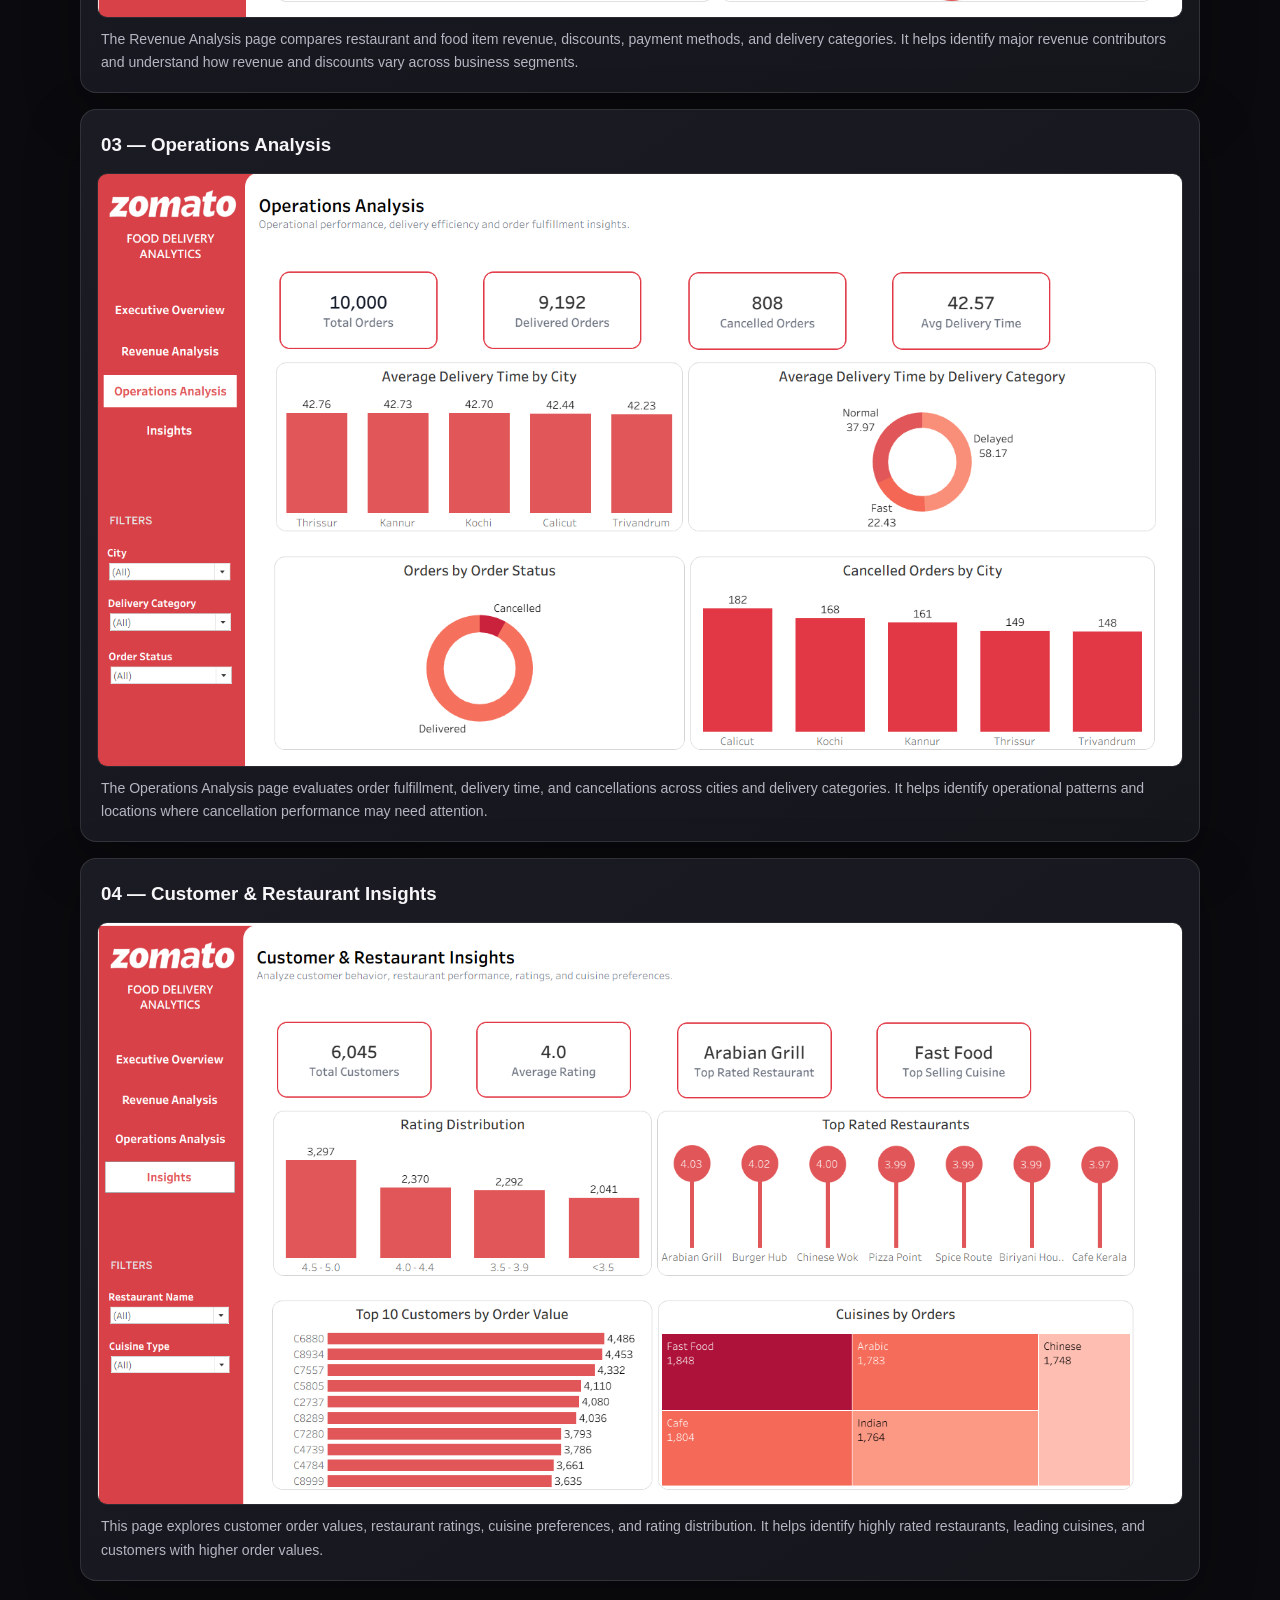
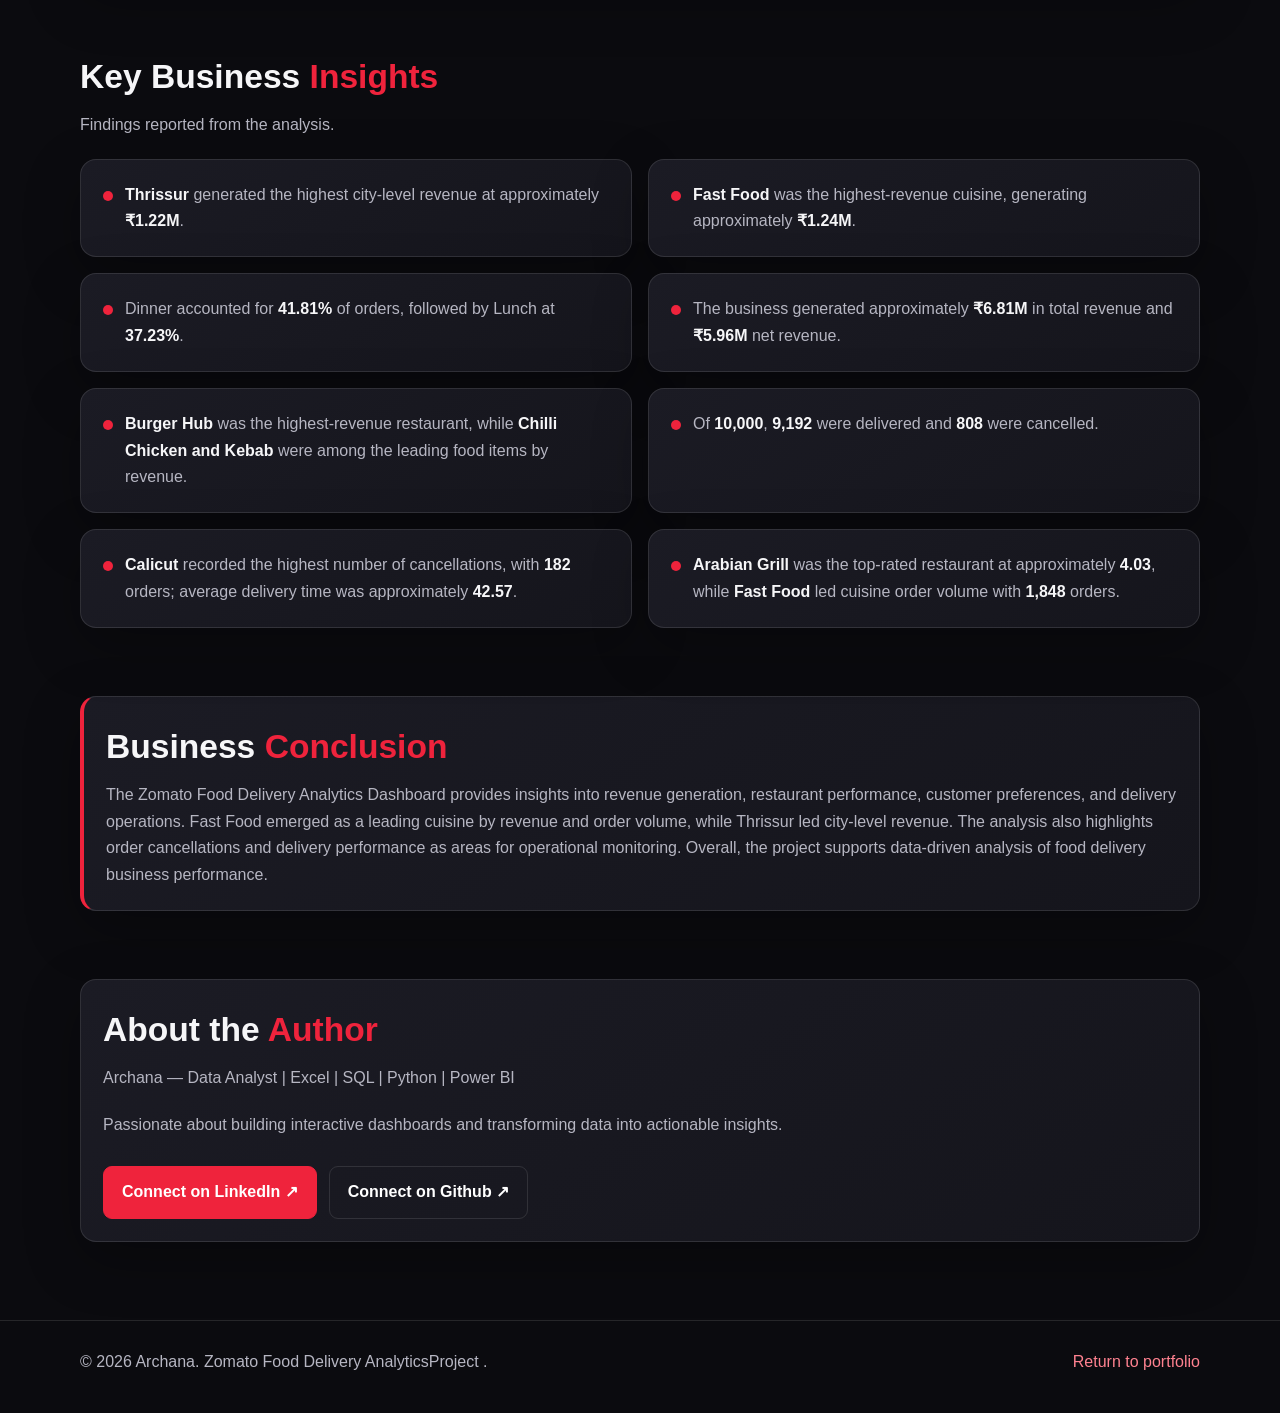
<file: zomato-project.html>
<!DOCTYPE html>
<html lang="en">
<head>
  <meta charset="UTF-8">
  <meta name="viewport" content="width=device-width, initial-scale=1.0">
  <meta name="description" content="Nykaa Sales Analysis Dashboard — a Power BI project by Archana.">
  <title>Zomato Food Delivery Analytics Dashboard | Archana</title>
  <style>
    :root {
      --bg: #0b0b0f;
      --panel: #15151c;
      --panel-2: #1b1b24;
      --text: #f6f6f8;
      --muted: #b6b6c2;
      --red: #ef233c;
      --red-dark: #b5162a;
      --border: rgba(255,255,255,.11);
      --shadow: 0 18px 55px rgba(0,0,0,.28);
    }
    * { box-sizing: border-box; }
    html { scroll-behavior: smooth; }
    body {
      margin: 0;
      font-family: Inter, Segoe UI, Arial, sans-serif;
      background: radial-gradient(circle at 80% 0%, rgba(239,35,60,.12), transparent 30%), var(--bg);
      color: var(--text);
      line-height: 1.65;
    }
    a { color: inherit; }
    .container { width: min(1120px, calc(100% - 40px)); margin: 0 auto; }
    header {
      border-bottom: 1px solid var(--border);
      background: rgba(11,11,15,.88);
      position: sticky; top: 0; z-index: 10;
      backdrop-filter: blur(12px);
    }
    .nav { min-height: 72px; display: flex; align-items: center; justify-content: space-between; gap: 20px; }
    .brand { text-decoration: none; font-size: 1.12rem; font-weight: 800; letter-spacing: .3px; }
    .brand span { color: var(--red); }
    .nav-links { display: flex; align-items: center; gap: 22px; }
    .nav-links a { color: var(--muted); text-decoration: none; font-size: .94rem; }
    .nav-links a:hover { color: white; }
    .hero { padding: 78px 0 48px; }
    .eyebrow { color: #ff6a7b; text-transform: uppercase; letter-spacing: 2px; font-size: .78rem; font-weight: 800; }
    h1 { font-size: clamp(2.25rem, 5vw, 4.1rem); line-height: 1.1; margin: 14px 0 18px; max-width: 850px; }
    h1 span, .accent { color: var(--red); }
    .lead { color: var(--muted); font-size: 1.08rem; max-width: 780px; }
    .actions { display: flex; flex-wrap: wrap; gap: 12px; margin-top: 28px; }
    .btn { display: inline-flex; justify-content: center; align-items: center; gap: 8px; padding: 12px 18px; border-radius: 9px; text-decoration: none; font-weight: 750; border: 1px solid var(--border); transition: transform .2s, background .2s; }
    .btn:hover { transform: translateY(-2px); }
    .btn-primary { background: var(--red); color: white; border-color: var(--red); }
    .btn-primary:hover { background: var(--red-dark); }
    .btn-secondary { background: transparent; color: white; }
    section { padding: 34px 0; }
    .section-head { margin-bottom: 20px; }
    h2 { margin: 0 0 8px; font-size: clamp(1.5rem, 3vw, 2.1rem); }
    .section-head p, .muted { color: var(--muted); margin: 0; }
    .grid { display: grid; gap: 16px; }
    .kpis { grid-template-columns: repeat(4, minmax(0, 1fr)); }
    .card { background: linear-gradient(145deg, var(--panel-2), var(--panel)); border: 1px solid var(--border); border-radius: 16px; padding: 22px; box-shadow: var(--shadow); }
    .kpi-label { color: var(--muted); font-size: .9rem; }
    .kpi-value { font-size: clamp(1.65rem, 3vw, 2.15rem); font-weight: 850; margin-top: 7px; }
    .kpi-note { color: #ff8290; font-size: .82rem; margin-top: 5px; }
    .two-col { grid-template-columns: 1.1fr .9fr; }
    .list { margin: 12px 0 0; padding-left: 20px; color: var(--muted); }
    .list li { margin: 8px 0; }
    .tags { display: flex; flex-wrap: wrap; gap: 9px; margin-top: 14px; }
    .tag { background: rgba(239,35,60,.1); color: #ff9aa5; border: 1px solid rgba(239,35,60,.28); border-radius: 999px; padding: 6px 11px; font-size: .85rem; }
    .dashboards { grid-template-columns: 1fr; }
    .dashboard-card { padding: 16px; overflow: hidden; }
    .dashboard-card h3 { margin: 4px 4px 12px; }
    .dashboard-card img { display: block; width: 100%; max-height: 650px; object-fit: contain; background: #101016; border: 1px solid var(--border); border-radius: 10px; }
    .image-caption { color: var(--muted); font-size: .88rem; margin: 10px 4px 2px; }
    .insights { grid-template-columns: repeat(2, minmax(0, 1fr)); }
    .insight { display: flex; gap: 12px; align-items: flex-start; }
    .bullet { flex: 0 0 10px; width: 10px; height: 10px; border-radius: 50%; background: var(--red); margin-top: 9px; }
    .insight p { margin: 0; color: var(--muted); }
    .insight strong { color: var(--text); }
    .conclusion { border-left: 4px solid var(--red); }
    footer { margin-top: 44px; border-top: 1px solid var(--border); padding: 28px 0 38px; color: var(--muted); }
    .footer-inner { display: flex; justify-content: space-between; gap: 18px; flex-wrap: wrap; }
    footer a { color: #ff8290; text-decoration: none; }
    @media (max-width: 800px) {
      .kpis { grid-template-columns: repeat(2, minmax(0, 1fr)); }
      .two-col { grid-template-columns: 1fr; }
      .nav { align-items: flex-start; padding: 16px 0; flex-direction: column; }
      .nav-links { gap: 15px; flex-wrap: wrap; }
    }
    @media (max-width: 520px) {
      .container { width: min(100% - 28px, 1120px); }
      .hero { padding-top: 52px; }
      .kpis, .insights { grid-template-columns: 1fr; }
      .card { padding: 18px; }
      .nav-links { font-size: .88rem; }
    }
  </style>
</head>
<body>
  <header>
    <div class="container nav">
      <a class="brand" href="">ARCHANA<span>.</span></a>
      <nav class="nav-links" aria-label="Main navigation">
        <a href="#overview">Overview</a>
        <a href="#dashboards">Dashboards</a>
        <a href="#insights">Insights</a>
        <a href="#contact">Connect</a>
      </nav>
    </div>
  </header>

  <main>
    <section class="hero container">
      <div class="eyebrow">Tableau Public • Food Delivery Analytics Project</div>
      <h1>Zomato <span>Food Delivery Analytics</span> Dashboard</h1>
      <p class="lead">An interactive Tableau Public dashboard analyzing food delivery revenue, restaurant performance, customer behavior, cuisine preferences, and delivery operations to uncover business insights.</p>
      <div class="actions">
        <a class="btn btn-primary" href="https://github.com/archana501/Zomato-Food-Delivery-Analytics-Dashboard">VIEW ON GITHUB</a>
        <a class="btn btn-secondary" href="index.html#projects">BACK TO PORTFOLIO</a>
      </div>
    </section>

    <section class="container" aria-label="Key performance indicators">
      <div class="grid kpis">
        <article class="card"><div class="kpi-label">Total Orders</div><div class="kpi-value">10,000</div><div class="kpi-note">Orders analyzed</div></article>
        <article class="card"><div class="kpi-label">Total Revenue</div><div class="kpi-value">₹6.81M</div><div class="kpi-note">Total revenue generated</div></article>
        <article class="card"><div class="kpi-label">Average Rating</div><div class="kpi-value">4.0</div><div class="kpi-note">Average customer rating</div></article>
        <article class="card"><div class="kpi-label">Average Delivery Time</div><div class="kpi-value">42.6</div><div class="kpi-note">Average delivery duration</div></article>
        <article class="card"><div class="kpi-label">Net Revenue</div><div class="kpi-value">₹5.96M</div><div class="kpi-note">Net revenue recorded</div></article>
      </div>
    </section>

    <section class="container" id="overview">
      <div class="section-head"><h2>Project <span class="accent">Overview</span></h2><p>What this dashboard analyzes and how it supports decisions.</p></div>
      <div class="grid two-col">
        <article class="card">
          <h3>About the project</h3>
          <p class="muted">This project transforms food delivery data into interactive visualizations covering revenue, orders, restaurants, delivery efficiency, and customer behavior. It helps stakeholders evaluate business performance, explore customer preferences, and identify potential operational improvements.</p>
          <h3>Project goals</h3>
          <ul class="list">
            <li>Analyze revenue and order trends across cities and cuisines.</li>
            <li>Identify top-performing restaurants and food items.</li>
            <li>Monitor delivery time and order cancellations.</li>
            <li>Understand customer ratings and cuisine preferences.</li>
            <li>Evaluate payment patterns and high-value customers.</li>
          </ul>
        </article>
        <article class="card">
          <h3>Tools & technologies</h3>
          <p class="muted">Tools and concepts used in the project:</p>
          <div class="tags">
            <span class="tag">Tableau Public</span><span class="tag">Power Query</span><span class="tag">Microsoft Excel</span>
            <span class="tag">Microsoft Excel</span><span class="tag">Data Visualization</span>
            <span class="tag">Data Cleaning</span><span class="tag">Business Analytics</span>
          </div>
          <h3 style="margin-top:24px">Dashboard features</h3>
          <ul class="list">
            <li>Interactive multi-page dashboard navigation.</li>
            <li>KPI cards for revenue, orders, ratings, and delivery time.</li>
            <li>City-wise and cuisine-wise revenue analysis.</li>
            <li>Restaurant and food item performance comparison.</li>
            <li>Delivery efficiency and cancellation monitoring.</li>
            <li>Discount and payment method analysis.</li>
            <li>Customer rating and order value analysis.</li>
          </ul>
        </article>
      </div>
    </section>

    <section class="container" id="dashboards">
      <div class="section-head"><h2>Dashboard <span class="accent">Pages</span></h2> </div>
      <div class="grid dashboards">
        <article class="card dashboard-card">
          <h3>01 — Executive Overview</h3>
          <img src="assets/zom1.png" alt="Hospital Management Analytics Power BI dashboard" loading="lazy">
          <p class="image-caption">The Executive Overview summarizes total orders, revenue, net revenue, ratings, and average delivery time. Its visualizations explore revenue by city, cuisine, and payment method, monthly trends, and order distribution by meal time.
          </p>
        </article>
        <article class="card dashboard-card">
          <h3>02 — Revenue Analysis</h3>
          <img src="assets/zom2.png" alt="Hospital Management Analytics Power BI dashboard" loading="lazy">
          <p class="image-caption">The Revenue Analysis page compares restaurant and food item revenue, discounts, payment methods, and delivery categories. It helps identify major revenue contributors and understand how revenue and discounts vary across business segments.
          </p>
        </article>
        <article class="card dashboard-card">
          <h3>03 — Operations Analysis</h3>
          <img src="assets/zom3.png" alt="Hospital Management Analytics Power BI dashboard" loading="lazy">
          <p class="image-caption">The Operations Analysis page evaluates order fulfillment, delivery time, and cancellations across cities and delivery categories. It helps identify operational patterns and locations where cancellation performance may need attention.</p>
        </article>
        <article class="card dashboard-card">
          <h3>04 — Customer & Restaurant Insights</h3>
          <img src="assets/zom4.png" alt="Hospital Management Analytics Power BI dashboard" loading="lazy">
          <p class="image-caption">This page explores customer order values, restaurant ratings, cuisine preferences, and rating distribution. It helps identify highly rated restaurants, leading cuisines, and customers with higher order values.</p>
        </article>
        <!-- <article class="card dashboard-card">
          <h3>05 — Patient Risk Prediction</h3>
          <img src="assets/hos5.png" alt="Hospital Management Analytics Power BI dashboard" loading="lazy">
          <p class="image-caption">The Prediction page uses machine learning-based analysis to classify patients into High, Medium, and Low Risk categories. It explores risk distribution, high-risk diseases, department patterns, and admission types to support patient risk monitoring.</p>
        </article>
        <article class="card dashboard-card"> -->
          <!-- <h3>06 — Forecast</h3>
          <img src="assets/hos6.png" alt="Hospital Management Analytics Power BI dashboard" loading="lazy">
          <p class="image-caption">The Forecast page presents expected patient volume, admissions, revenue, and occupied beds for the next three months. It supports forward-looking analysis and hospital resource planning.</p>
        </article> -->
      </div>
    </section>

    <section class="container" id="insights">
      <div class="section-head"><h2>Key Business <span class="accent">Insights</span></h2><p>Findings reported from the analysis.</p></div>
      <div class="grid insights">
        <article class="card insight"><span class="bullet"></span><p><strong>Thrissur </strong>generated the highest city-level revenue at approximately <strong>₹1.22M</strong>.</p></article>
        <article class="card insight"><span class="bullet"></span><p><strong>Fast Food </strong>was the highest-revenue cuisine, generating approximately <strong>₹1.24M</strong>.</p></article>
        <article class="card insight"><span class="bullet"></span><p>Dinner accounted for <strong>41.81%</strong> of orders, followed by Lunch at <strong>37.23%</strong>.</p></article>
        <article class="card insight"><span class="bullet"></span><p>The business generated approximately <strong>₹6.81M</strong> in total revenue and <strong>₹5.96M</strong> net revenue.</p></article>
        <article class="card insight"><span class="bullet"></span><p><strong>Burger Hub</strong> was the highest-revenue restaurant, while <strong>Chilli Chicken and Kebab </strong>were among the leading food items by revenue.</p></article>
        <article class="card insight"><span class="bullet"></span><p>Of<strong> 10,000</strong>,<strong> 9,192</strong> were delivered and<strong> 808</strong> were cancelled.</p></article>
        <article class="card insight"><span class="bullet"></span><p><strong>Calicut </strong>recorded the highest number of cancellations, with <strong>182</strong> orders; average delivery time was approximately <strong>42.57</strong>.</p></article>
        <article class="card insight"><span class="bullet"></span><p><strong>Arabian Grill </strong>was the top-rated restaurant at approximately <strong>4.03</strong>, while <strong>Fast Food </strong>led cuisine order volume with <strong>1,848</strong> orders.</p></article>
      </div>
    </section>

    <section class="container">
      <article class="card conclusion">
        <h2>Business <span class="accent">Conclusion</span></h2>
        <p class="muted">The Zomato Food Delivery Analytics Dashboard provides insights into revenue generation, restaurant performance, customer preferences, and delivery operations. Fast Food emerged as a leading cuisine by revenue and order volume, while Thrissur led city-level revenue. The analysis also highlights order cancellations and delivery performance as areas for operational monitoring. Overall, the project supports data-driven analysis of food delivery business performance.</p>
      </article>
    </section>

    <section class="container" id="contact">
      <div class="card">
        <div class="section-head"><h2>About the <span class="accent">Author</span></h2><p>Archana — Data Analyst | Excel | SQL | Python | Power BI</p></div>
        <p class="muted">Passionate about building interactive dashboards and transforming data into actionable insights.</p>
        <div class="actions">
          <a class="btn btn-primary" href="https://www.linkedin.com/in/archana-ramesh-/" target="_blank" rel="noopener noreferrer">Connect on LinkedIn ↗</a>
          <a class="btn btn-secondary" href="https://github.com/archana501">Connect on Github ↗</a>
        </div>
      </div>
    </section>
  </main>

  <footer>
    <div class="container footer-inner">
      <span>© <span id="year"></span> Archana. Zomato Food Delivery AnalyticsProject .</span>
      <a href="index.html#projects">Return to portfolio</a>
    </div>
  </footer>
  <script>
    document.getElementById("year").textContent = new Date().getFullYear();
  </script>
</body>
</html>
</file>
